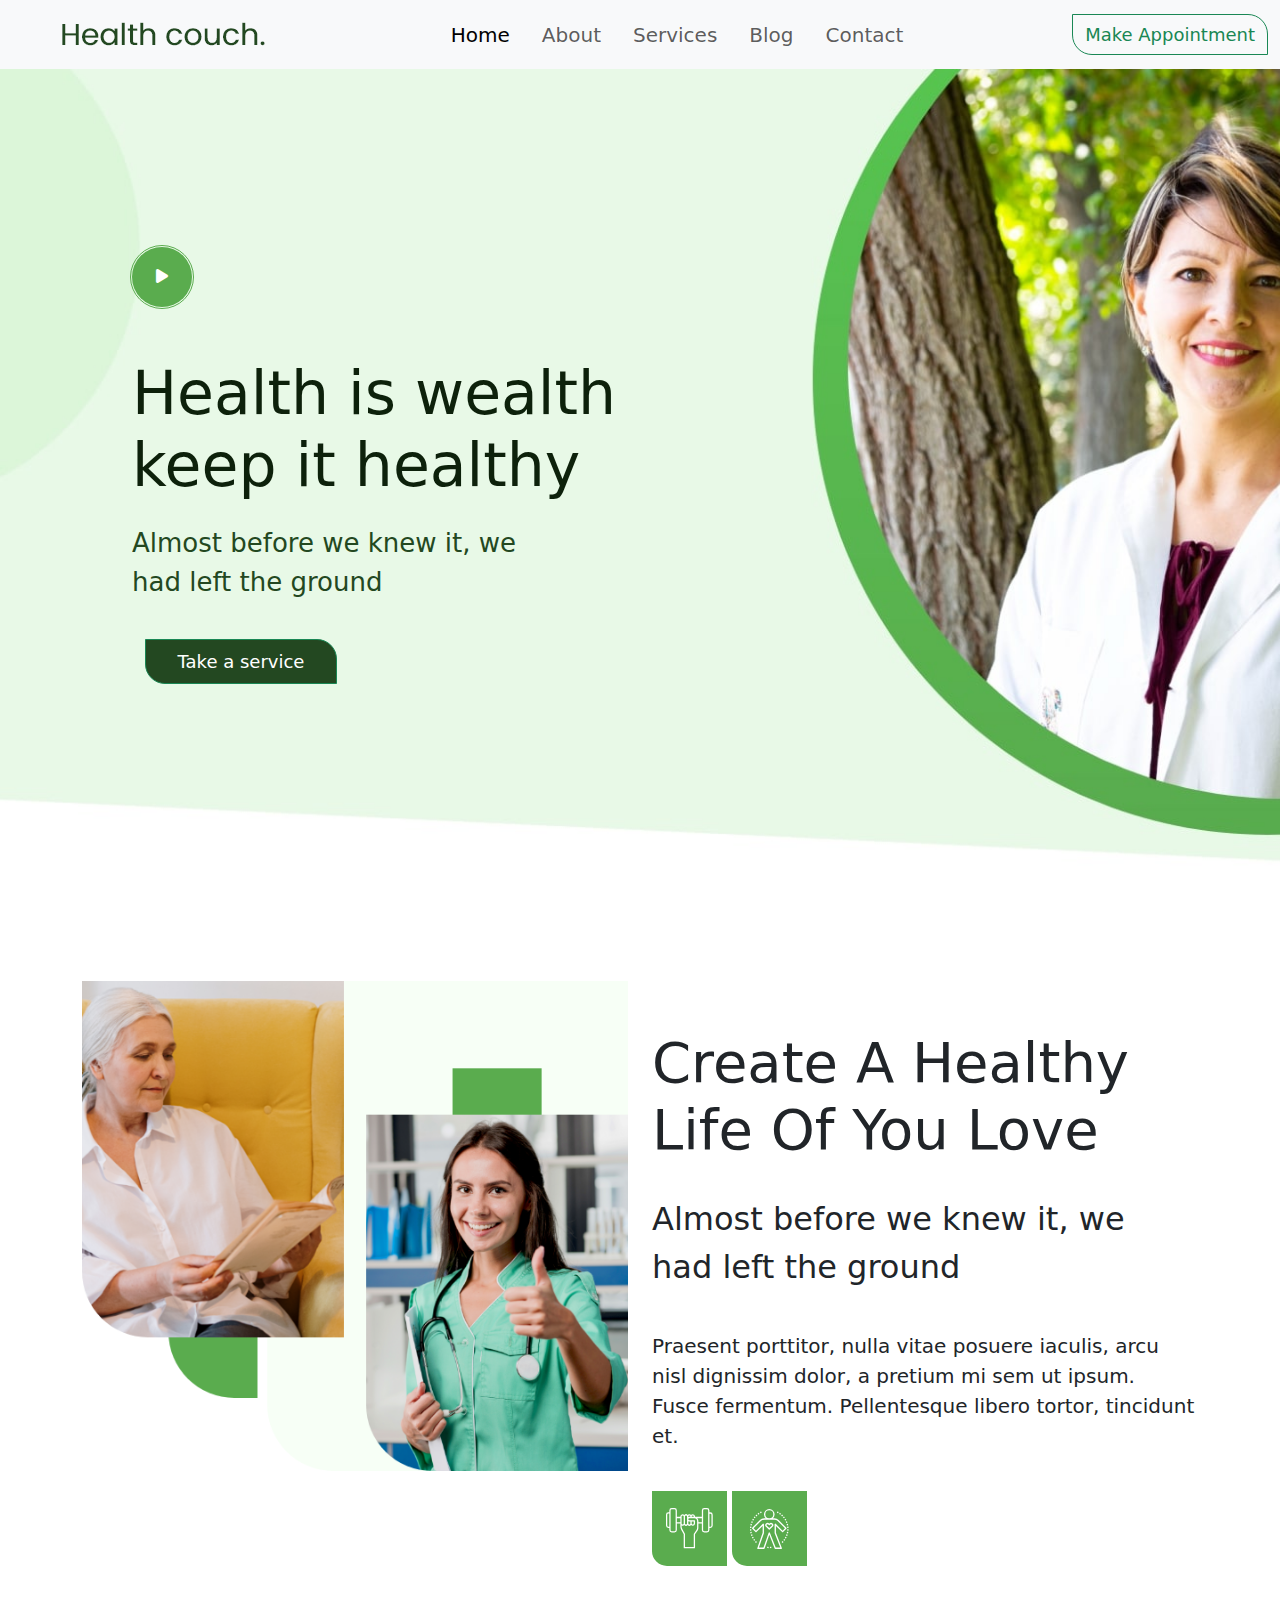
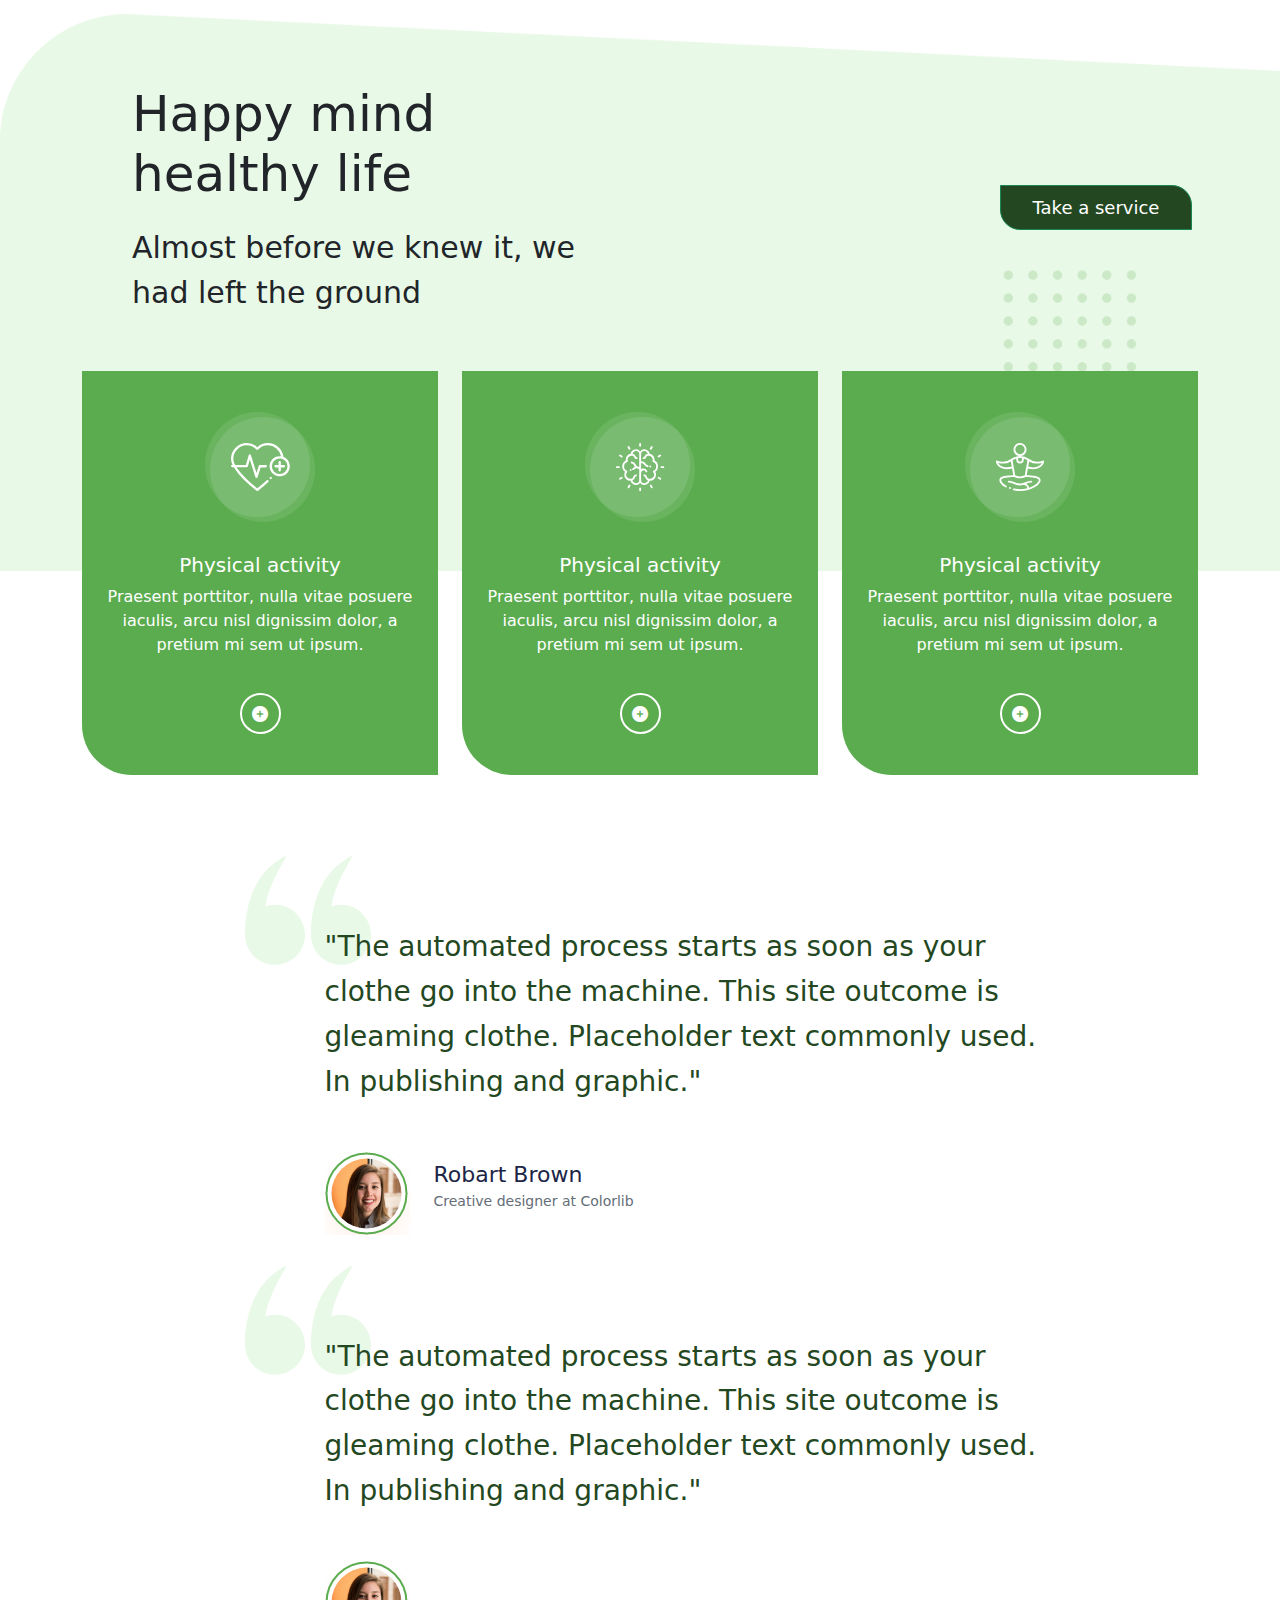
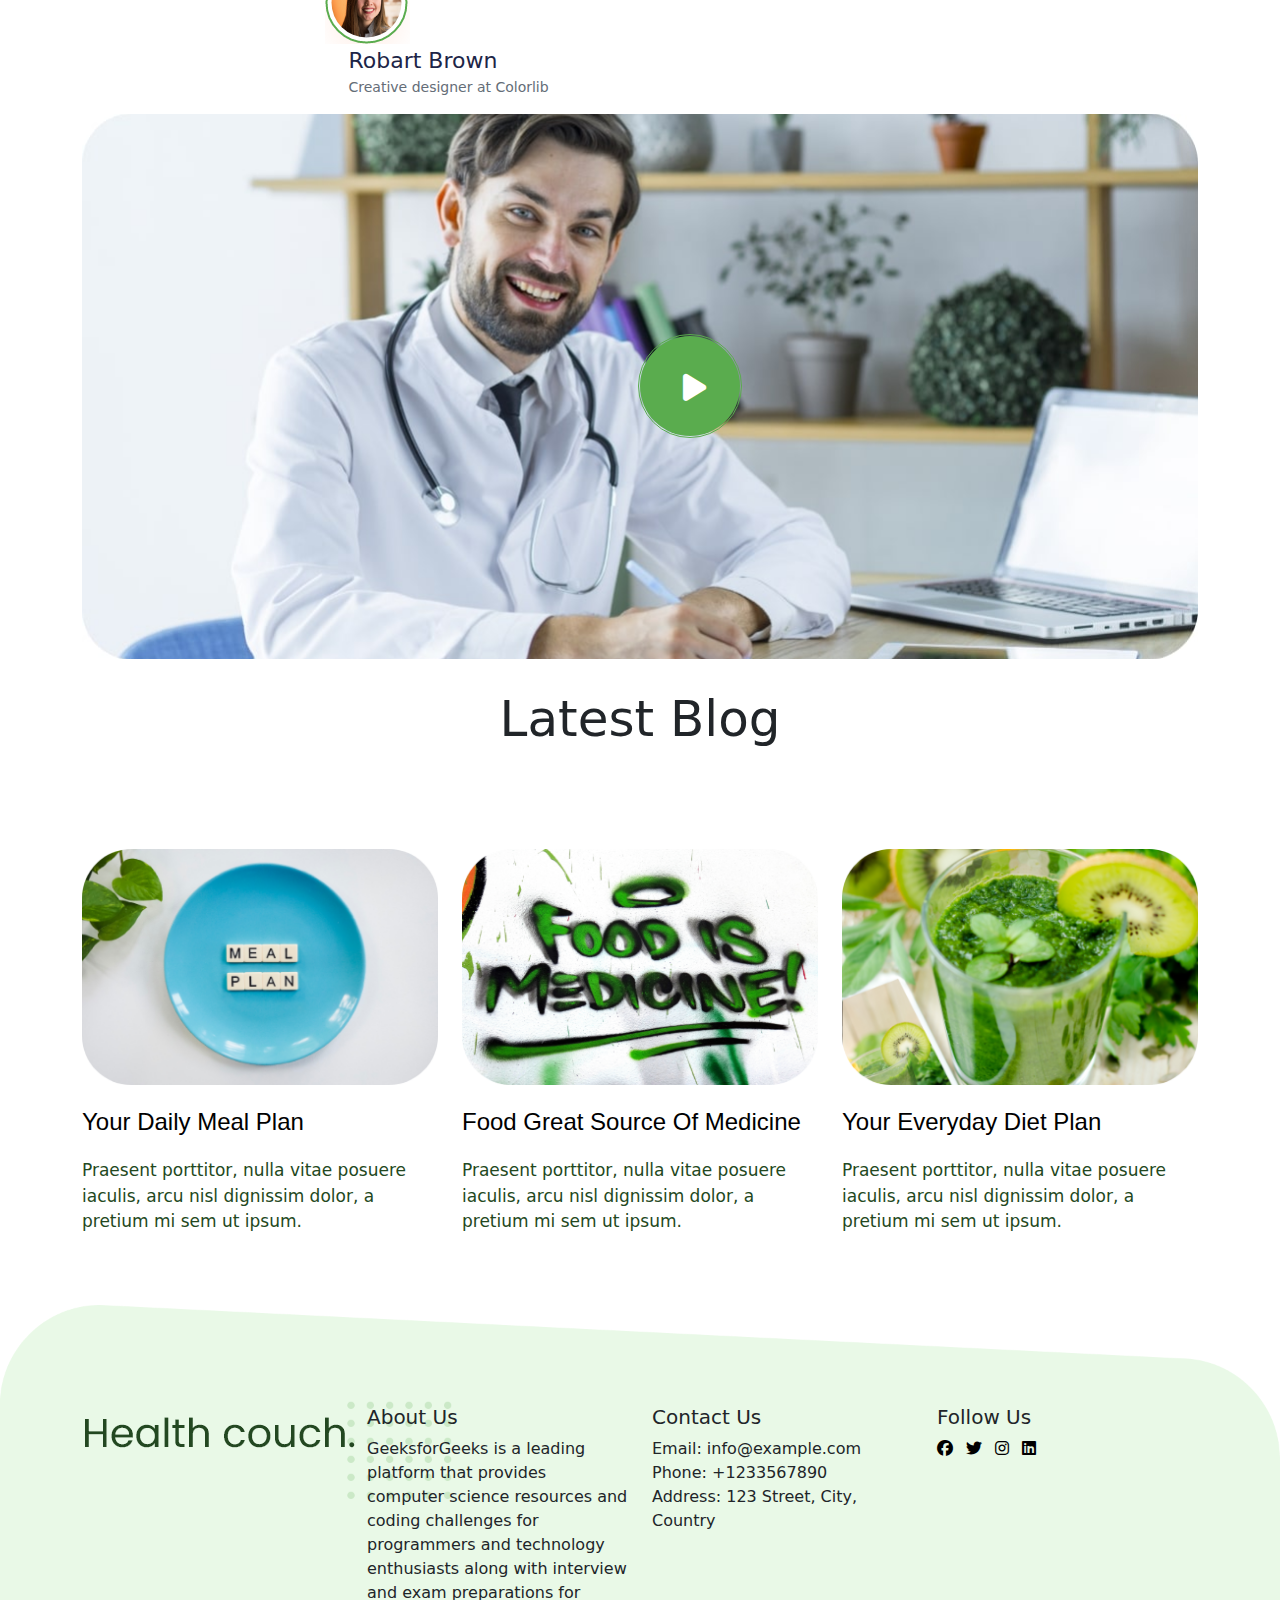
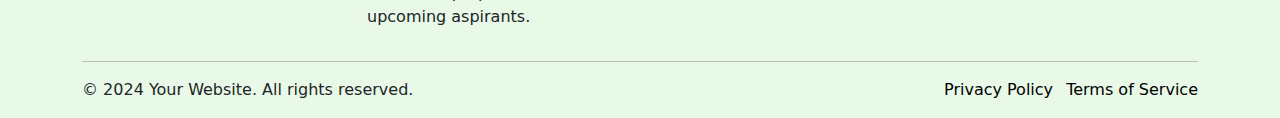
<file: index.html>
<!DOCTYPE html>
<html lang="en">
  <head>
    <meta charset="UTF-8" />
    <meta name="viewport" content="width=device-width, initial-scale=1.0" />
    <title>Document</title>

    <link
      href="https://cdn.jsdelivr.net/npm/bootstrap@5.3.3/dist/css/bootstrap.min.css"
      rel="stylesheet"
      integrity="sha384-QWTKZyjpPEjISv5WaRU9OFeRpok6YctnYmDr5pNlyT2bRjXh0JMhjY6hW+ALEwIH"
      crossorigin="anonymous"
    />

    <link
      rel="stylesheet"
      href="https://cdnjs.cloudflare.com/ajax/libs/font-awesome/6.5.2/css/all.min.css"
    />

    <link rel="stylesheet" href="main.css" />
  </head>

  <body>
    <header>
      <nav class="navbar navbar-expand-lg navbar-light bg-light display-block">
        <div class="container-fluid">
          <a class="navbar-brand ms-lg-5" href="./index.html"
            ><img src="img/logo.png" alt="logo"
          /></a>
          <button
            class="navbar-toggler"
            type="button"
            data-bs-toggle="collapse"
            data-bs-target="#navbarSupportedContent"
            aria-controls="navbarSupportedContent"
            aria-expanded="false"
            aria-label="Toggle navigation"
          >
            <span class="navbar-toggler-icon"></span>
          </button>
          <div class="collapse navbar-collapse" id="navbarSupportedContent">
            <ul class="navbar-nav me-auto mb-2 mb-lg-0 mx-auto fs-5">
              <li class="nav-item">
                <a class="nav-link active" aria-current="page" href="./index.html">Home</a>
              </li>
              <li class="nav-item ms-3">
                <a class="nav-link" href="./about.html">About</a>
              </li>

              <li class="nav-item ms-3">
                <a class="nav-link" href="service.html">Services</a>
              </li>
              
              <li class="nav-item ms-3 ">
                <a class="nav-link" href="blog.html"> Blog</a>
              </li>
              
              <li class="nav-item ms-3">
                <a class="nav-link" href="contact.html">Contact</a>
              </li>
            </ul>
            <button class="btn btn-outline-success" type="submit">
              Make Appointment
            </button>
          </div>
        </div>
      </nav>
    </header>

    <div class="slider-area">
      <div class="slider-active dot-style">
        <!-- Slider Single -->
        <div class="single-slider d-flex align-items-center slider-height">
          <div class="container">
            <div class="row align-items-center">
              <div class="col-xl-7 col-lg-8 col-md-10">
                <div class="hero-wrapper">
                  <div class="video-icon">
                    <a
                      class="popup-video btn-icon"
                      href="https://www.youtube.com/watch?v=up68UAfH0d0"
                      data-animation="bounceIn"
                      data-delay=".4s"
                    >
                      <i class="fas fa-play"></i>
                    </a>
                  </div>
                  <div class="hero__caption">
                    <h1 data-animation="fadeInUp" data-delay=".3s">
                      Health is wealth keep it healthy
                    </h1>
                    <p data-animation="fadeInUp" data-delay=".6s">
                      Almost before we knew it, we<br />
                      had left the ground
                    </p>
                    <a href="#" class="btn service-btn align-items-center">
                      <button
                        type="button"
                        class="btn btn-outline-success btn-lg"
                        style="width: 12rem"
                      >
                        Take a service
                      </button>
                    </a>
                  </div>
                </div>
              </div>
            </div>
          </div>
        </div>
        <!-- Slider Single -->
      </div>
    </div>

    <div class="container about">
      <div class="row">
        <div class="col-lg-6 mt-5 img-center">
          <img src="img/about.png" style="width: 100%" alt="about" />
        </div>
        <div class="col-lg-6 mt-5">
          <div class="about-info">
            <h2 class="mt-5">
              Create A Healthy<br />
              Life Of You Love
            </h2>
            <p class="pt-4">
              Almost before we knew it, we<br />had left the ground
            </p>
            <p class="pt-4 fs-5">
              Praesent porttitor, nulla vitae posuere iaculis, arcu nisl
              dignissim dolor, a pretium mi sem ut ipsum. Fusce fermentum.
              Pellentesque libero tortor, tincidunt et.
            </p>
            <div class="about-icon pt-4">
              <img src="img/about1.svg" alt="about1" />
              <img src="img/about2.svg" alt="about2" />
            </div>
          </div>
        </div>
      </div>
    </div>

    <section class="service-section service-box">
      <div class="container">
        <div class="Service-content-wrapper">
          <div class="row align-items-center justify-content-between">
            <div class="col-xl-7 col-md-8 col-12">
              <div class="column-content">
                <h5>Happy mind <br />healthy life</h5>
                <p>Almost before we knew it, we <br />had left the ground</p>
              </div>
            </div>
            <div class="col-xl-3 col-md-3 col-12">
              <a href="#" class="btn service-btn align-items-center">
                <button
                  type="button"
                  class="btn btn-outline-success btn-lg"
                  style="width: 12rem"
                >
                  Take a service
                </button>
              </a>
            </div>
          </div>
        </div>
      </div>
    </section>

    <div class="service-area">
      <div class="container">
        <div class="row">
          <div class="col-lg-4 col-md-6 col-12">
            <div class="single-cat text-center mb-50">
              <div class="cat-icon">
                <img src="./img/services1.svg" alt="service1" />
              </div>
              <div class="cat-cap mt-3">
                <a href="#"><h5>Physical activity</h5></a>
                <p>
                  Praesent porttitor, nulla vitae posuere <br />
                  iaculis, arcu nisl dignissim dolor, a <br />pretium mi sem ut
                  ipsum.
                </p>
                <a href="#" class="plus-btn"
                  ><i class="fa-solid fa-circle-plus"></i
                ></a>
              </div>
            </div>
          </div>

          <div class="col-lg-4 col-md-6 col-12">
            <div class="single-cat text-center mb-50">
              <div class="cat-icon">
                <img src="./img/services2.svg" alt="service1" />
              </div>
              <div class="cat-cap">
                <a href="#"><h5>Physical activity</h5></a>
                <p>
                  Praesent porttitor, nulla vitae posuere <br />
                  iaculis, arcu nisl dignissim dolor, a <br />pretium mi sem ut
                  ipsum.
                </p>
                <a href="#" class="plus-btn"
                  ><i class="fa-solid fa-circle-plus"></i
                ></a>
              </div>
            </div>
          </div>

          <div class="col-lg-4 col-md-6 col-12">
            <div class="single-cat text-center mb-50">
              <div class="cat-icon">
                <img src="./img/services3.svg" alt="service1" />
              </div>
              <div class="cat-cap mt-3">
                <a href="#"><h5>Physical activity</h5></a>
                <p>
                  Praesent porttitor, nulla vitae posuere <br />
                  iaculis, arcu nisl dignissim dolor, a <br />pretium mi sem ut
                  ipsum.
                </p>
                <a href="#" class="plus-btn"
                  ><i class="fa-solid fa-circle-plus"></i
                ></a>
              </div>
            </div>
          </div>
        </div>
      </div>
    </div>

    <section class="testimonial-area testimonial-padding fix">
      <div class="container">
        <div class="row align-items-center justify-content-center">
          <div class="col-lg-9">
            <div class="about-caption">
              <div class="h1-testimonial-active dot-style">
                <!-- Single Testimonial -->
                <div class="single-testimonial position-relative">
                  <div class="testimonial-caption">
                    <img
                      src="./img/quotes-sign.png"
                      class="quotes-sign"
                      alt=""
                    />
                    <p>
                      "The automated process starts as soon as your clothe go
                      into the machine. This site outcome is gleaming clothe.
                      Placeholder text commonly used. In publishing and
                      graphic."
                    </p>
                  </div>
                  <!-- founder -->
                  <div class="testimonial-founder d-flex align-items-center">
                    <div class="founder-image">
                      <img src="./img/testimonial.png" alt="" />
                    </div>

                    <div class="founder-text">
                      <span>Robart Brown</span>
                      <p>Creative designer at Colorlib</p>
                    </div>
                  </div>
                </div>
                <!-- Single Testimonial -->

                <div class="single-testimonial position-relative">
                  <div class="testimonial-caption">
                    <img
                      src="./img/quotes-sign.png"
                      class="quotes-sign"
                      alt=""
                    />
                    <p>
                      "The automated process starts as soon as your clothe go
                      into the machine. This site outcome is gleaming clothe.
                      Placeholder text commonly used. In publishing and
                      graphic."
                    </p>
                  </div>
                  <!-- founder -->
                  <div class="testimonial-founder">
                    <div class="founder-image">
                      <img src="./img/testimonial.png" alt="" />
                    </div>

                    <div class="founder-text">
                      <span>Robart Brown</span>
                      <p>Creative designer at Colorlib</p>
                    </div>
                  </div>
                </div>
              </div>
            </div>
          </div>
        </div>
      </div>
    </section>


    <div class="container">
      <div class="video-area d-flex align-items-center">
        <div class="video-wrap position-relative">
            <div class="video-icon">
                  <a href="https://www.youtube.com/watch?v=up68UAfH0d0" class="popup-video btn-icon"><i class="fas fa-play"></i></a>
            </div>
        </div>
      </div>
    </div>

    <section class="home-blog-area section-padding30">
      <div class="container">
        <div class="row justify-content-center">
          <div class="col-lg-7 col-md-9 col-10">
            <div class="section-title text-center mb100">
              <h2>Latest Blog</h2>
            </div>
          </div>
        </div>

        <div class="row align-items-center">
            <div class="col-lg-4 col-md-6 col-12">
              <div class="home-blog-single mb-40">
                <div class="blog-img-cap">
                  <div class="blog-img">
                    <img src="./img/blog1.png" alt="blog1">
                  </div>
                  <div class="blog-cap">
                    <h3><a href="#">Your Daily Meal Plan</a></h3>
                    <p>Praesent porttitor, nulla vitae posuere iaculis, arcu nisl dignissim dolor, a pretium mi sem ut ipsum.</p>
                  </div>
                </div>
              </div>

            </div>

            <div class="col-lg-4 col-md-6 col-12">
              <div class="home-blog-single mb-40">
                <div class="blog-img-cap">
                  <div class="blog-img">
                    <img src="./img/blog2.png" alt="blog1">
                  </div>
                  <div class="blog-cap">
                    <h3><a href="#">Food Great Source Of Medicine</a></h3>
                    <p>Praesent porttitor, nulla vitae posuere iaculis, arcu nisl dignissim dolor, a pretium mi sem ut ipsum.</p>
                  </div>
                </div>
              </div>

            </div>

            <div class="col-lg-4 col-md-6 col-12">
              <div class="home-blog-single mb-40">
                <div class="blog-img-cap">
                  <div class="blog-img">
                    <img src="./img/blog3.png" alt="blog1">
                  </div>
                  <div class="blog-cap">
                    <h3><a href="#">Your Everyday Diet Plan</a></h3>
                    <p>Praesent porttitor, nulla vitae posuere iaculis, arcu nisl dignissim dolor, a pretium mi sem ut ipsum.</p>
                  </div>
                </div>
              </div>

            </div>

        </div>
      </div>
    </section>

    

  <!-- footer area -->


  <footer class="footer"> 
    <div class="container"> 
        <div class="row"> 
            <div class="col-lg-3 col-md-5"> 
              <div class="footer-logo">
                <img src="img/logo2_footer.png" alt="">
              </div>
              
            </div> 
            <div class="col-md-3"> 
                <h5>About Us</h5> 
                <p> 
                    GeeksforGeeks is a leading platform that provides 
                    computer science resources and coding challenges for 
                    programmers and technology enthusiasts along with 
                    interview and exam preparations for upcoming aspirants. 
                </p> 
            </div> 
            <div class="col-md-3"> 
                <h5>Contact Us</h5> 
                <ul class="list-unstyled"> 
                    <li>Email: info@example.com</li> 
                    <li>Phone: +1233567890</li> 
                    <li>Address: 123 Street, City, Country</li> 
                </ul> 
            </div> 
            <div class="col-md-3"> 
                <h5>Follow Us</h5> 
                <ul class="list-inline footer-links"> 
                    <li class="list-inline-item"> 
                      <a href="#"> 
                            <i class="fab fa-facebook"></i> 
                      </a> 
                      </li> 
                    <li class="list-inline-item"> 
                      <a href="#"> 
                            <i class="fab fa-twitter"></i> 
                      </a> 
                    </li> 
                    <li class="list-inline-item"> 
                      <a href="#"> 
                            <i class="fab fa-instagram"></i> 
                      </a> 
                    </li> 
                    <li class="list-inline-item"> 
                      <a href="#"> 
                            <i class="fab fa-linkedin"></i> 
                      </a> 
                    </li> 
                </ul> 
            </div> 
        </div> 
        <hr> 
        <div class="row"> 
            <div class="col-md-6"> 
                <p>© 2024 Your Website. All rights reserved.</p> 
            </div> 
            <div class="col-md-6 text-end footer-bottomarea"> 
                <ul class="list-inline footer-links"> 
                    <li class="list-inline-item"> 
                        <a href="#"> 
                            Privacy Policy 
                        </a> 
                    </li> 
                    <li class="list-inline-item"> 
                        <a href="#"> 
                            Terms of Service 
                        </a> 
                    </li> 
                </ul> 
            </div> 
        </div> 
    </div> 
</footer> 

    


  </body>
</html>
</file>
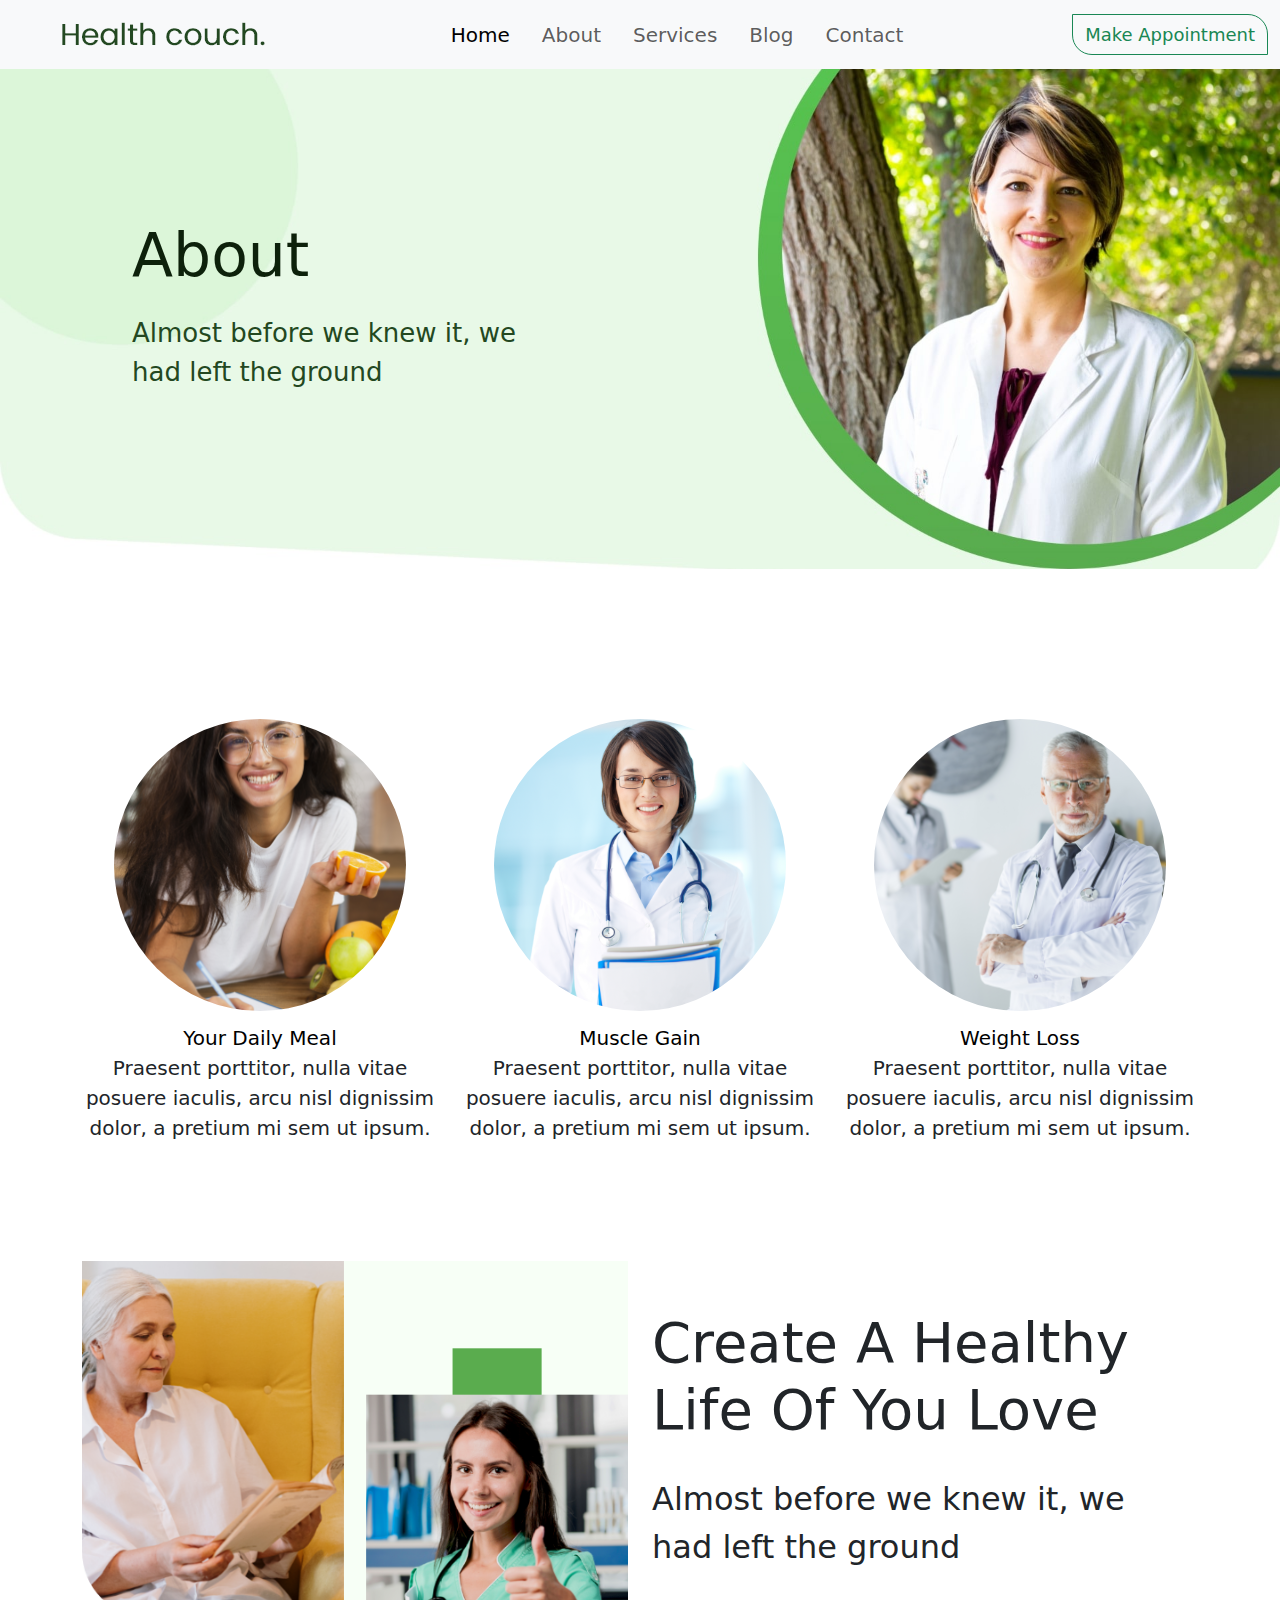
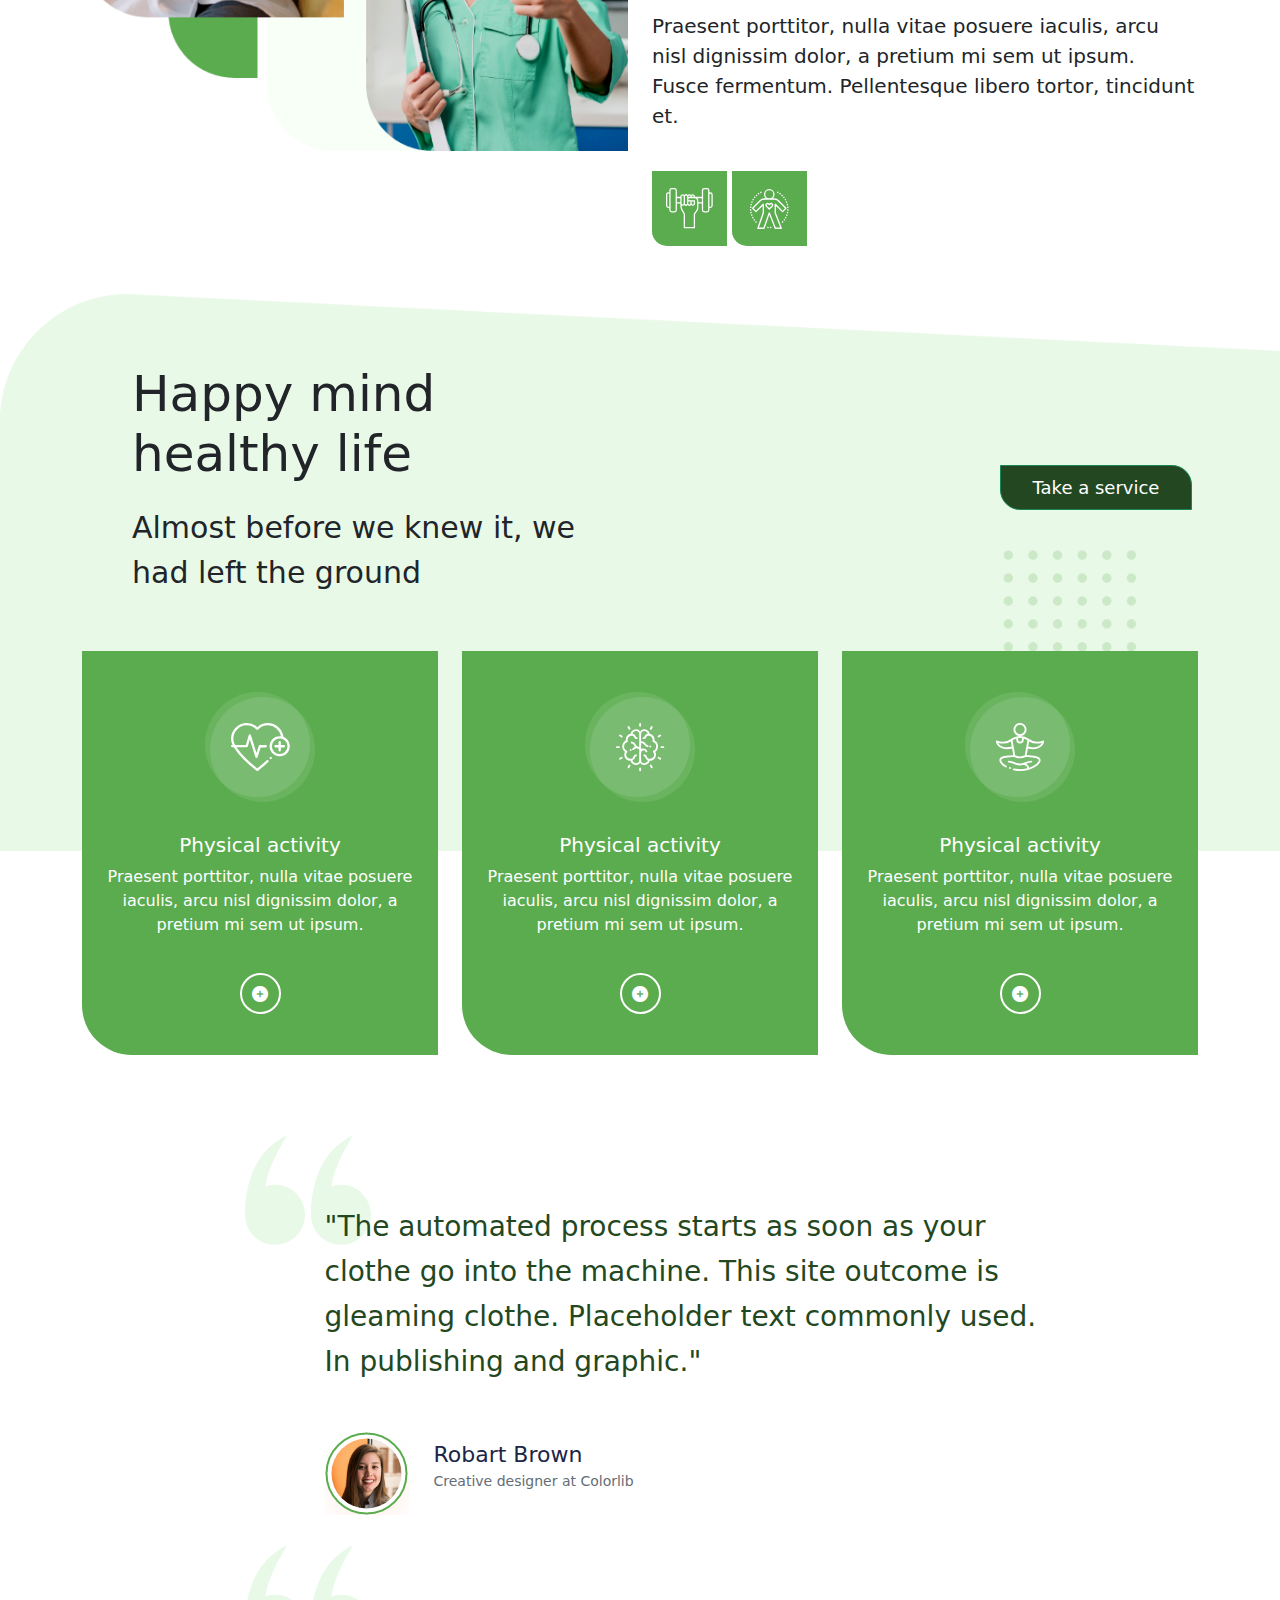
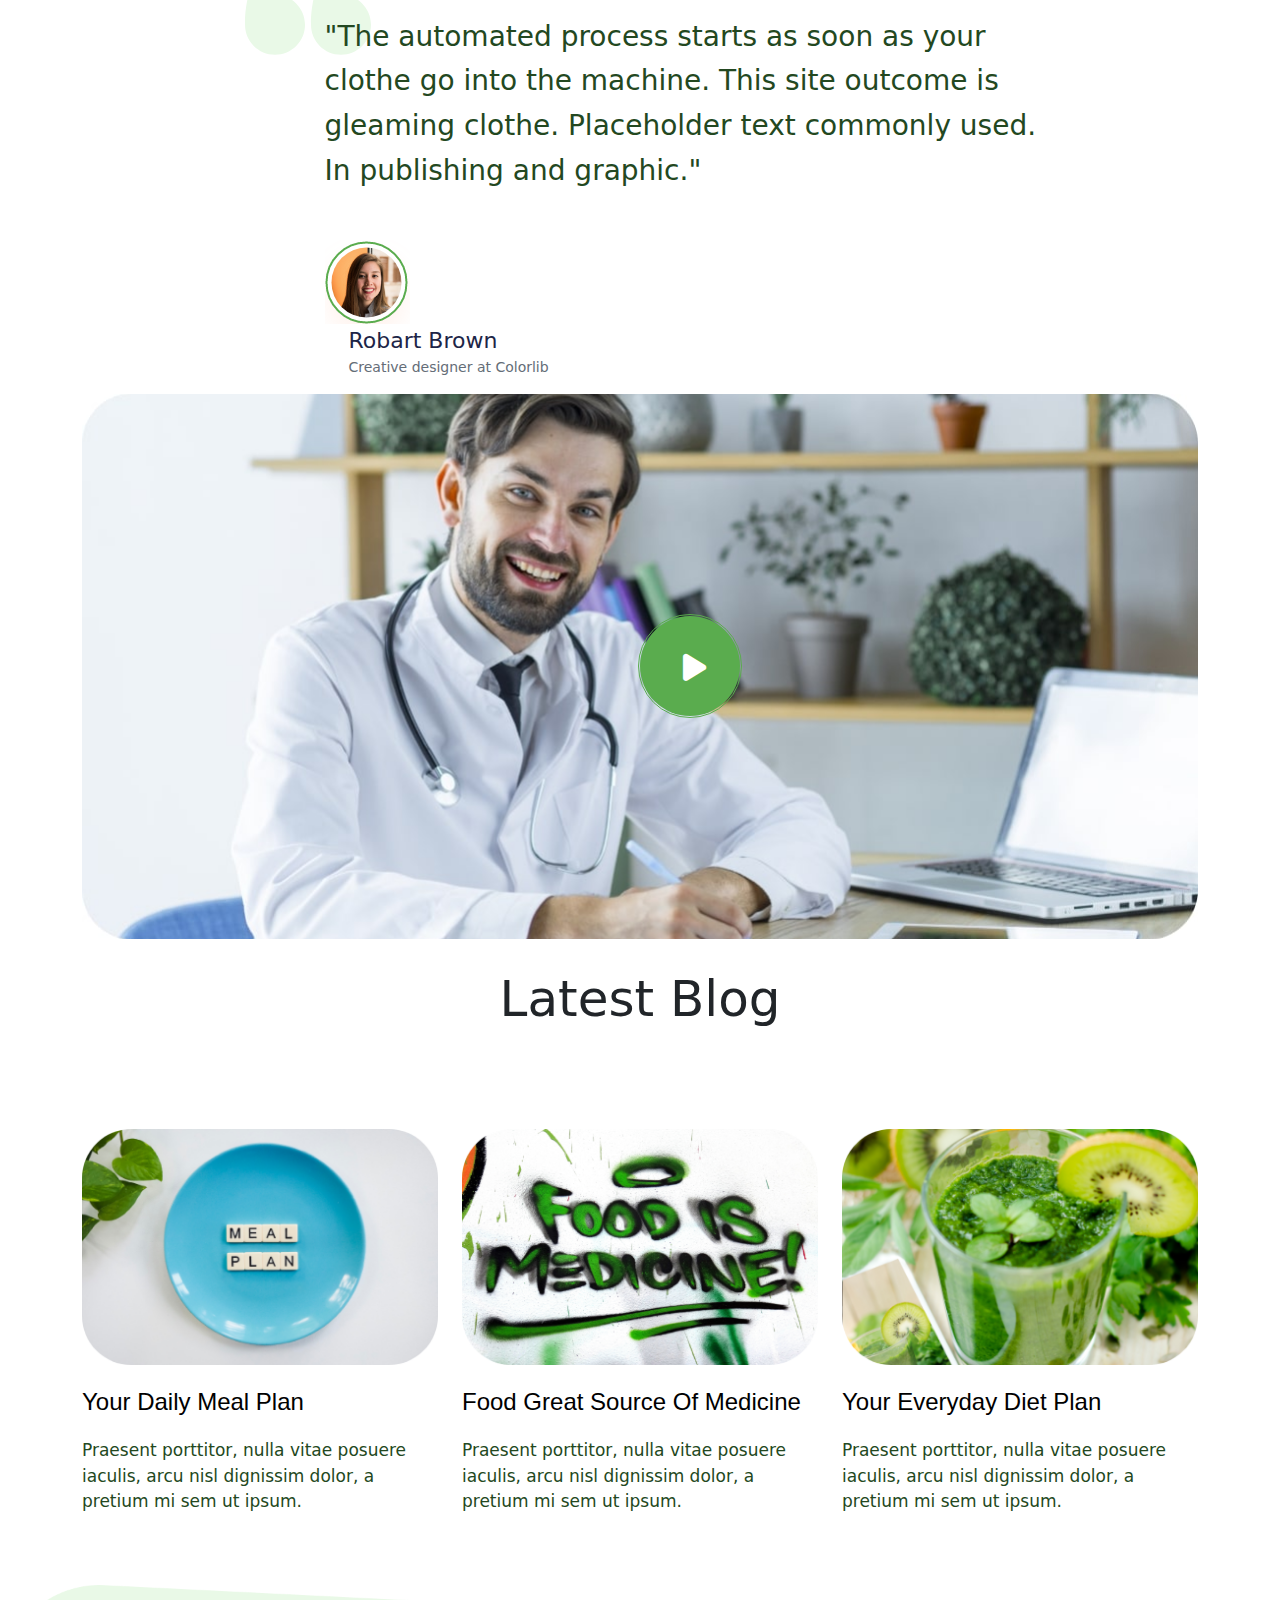
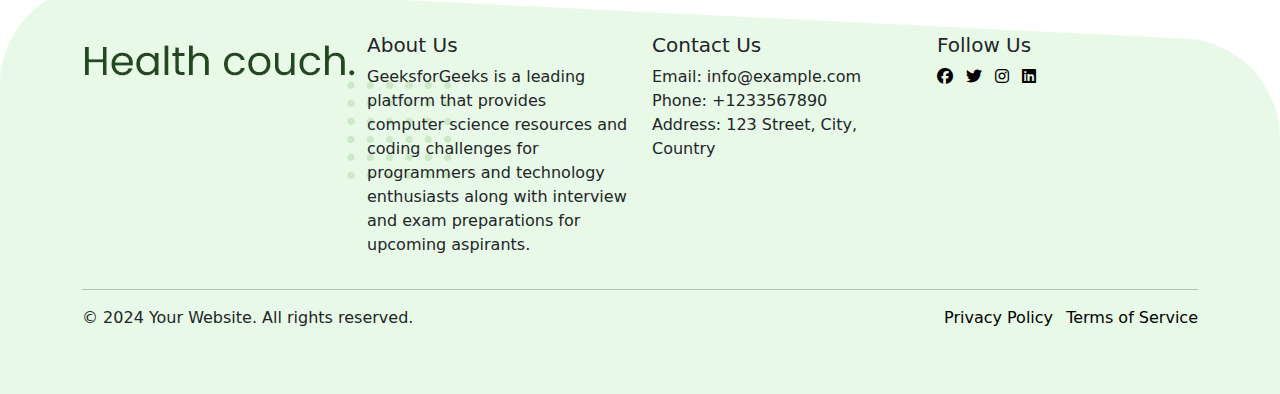
<file: about.html>
<!DOCTYPE html>
<html lang="en">
<head>
    <meta charset="UTF-8">
    <meta name="viewport" content="width=device-width, initial-scale=1.0">
    <title>Document</title>

    <link
      href="https://cdn.jsdelivr.net/npm/bootstrap@5.3.3/dist/css/bootstrap.min.css"
      rel="stylesheet"
      integrity="sha384-QWTKZyjpPEjISv5WaRU9OFeRpok6YctnYmDr5pNlyT2bRjXh0JMhjY6hW+ALEwIH"
      crossorigin="anonymous"
    />

    <link
      rel="stylesheet"
      href="https://cdnjs.cloudflare.com/ajax/libs/font-awesome/6.5.2/css/all.min.css"
    />

    <link rel="stylesheet" href="main.css" />
</head>
<body>
    
    <header>
        <nav class="navbar navbar-expand-lg navbar-light bg-light display-block">
          <div class="container-fluid">
            <a class="navbar-brand ms-lg-5" href="#"><img src="img/logo.png" alt="logo"/></a>
            <button
              class="navbar-toggler"
              type="button"
              data-bs-toggle="collapse"
              data-bs-target="#navbarSupportedContent"
              aria-controls="navbarSupportedContent"
              aria-expanded="false"
              aria-label="Toggle navigation"
            >
              <span class="navbar-toggler-icon"></span>
            </button>
            <div class="collapse navbar-collapse" id="navbarSupportedContent">
              <ul class="navbar-nav me-auto mb-2 mb-lg-0 mx-auto fs-5">
                <li class="nav-item">
                  <a class="nav-link active" aria-current="page" href="./index.html">Home</a>
                </li>
                <li class="nav-item ms-3">
                  <a class="nav-link" href="./about.html">About</a>
                </li>

                <li class="nav-item ms-3">
                  <a class="nav-link" href="service.html">Services</a>
                </li>

                <li class="nav-item ms-3">
                  <a class="nav-link" href="blog.html">Blog</a>
                </li>

                <!-- <li class="nav-item ms-3 dropdown">
                  <a
                    class="nav-link dropdown-toggle"
                    href="#"
                    id="navbarDropdown"
                    role="button"
                    data-bs-toggle="dropdown"
                    aria-expanded="false"
                  >
                    Blog
                  </a>
                  <ul class="dropdown-menu" aria-labelledby="navbarDropdown">
                    <li><a class="dropdown-item" href="#">Blog</a></li>
                    <li><a class="dropdown-item" href="#">Blog Deatails</a></li>
                    <li><a class="dropdown-item" href="#">Elements</a></li>
                  </ul>
                </li> -->
                
                <li class="nav-item ms-3">
                  <a class="nav-link" href="contact.html">Contact</a>
                </li>
              </ul>
              <button class="btn btn-outline-success" type="submit">
                Make Appointment
              </button>
            </div>
          </div>
        </nav>
      </header>

      <!--? Slider Area Start-->
      <div class="slider-area slider-area2">
        <div class="slider-active dot-style">
            <!-- Slider Single -->
            <div class="single-slider  d-flex align-items-center slider-height2">
                <div class="container">
                    <div class="row align-items-center">
                        <div class="col-xl-7 col-lg-8 col-md-10 ">
                         <div class="hero-wrapper">
                            <div class="hero__caption">
                                <h1 data-animation="fadeInUp" data-delay=".3s">About</h1>
                                <p data-animation="fadeInUp" data-delay=".6s">Almost before we knew it, we<br> had left the ground</p>
                            </div>
                        </div>
                    </div>
                </div>
            </div>
        </div>    
    </div>
</div>

    <div class="team-area">
        <div class="container">
            <div class="row">
                <div class="col-lg-4 col-md-6 col-12">
                    <div class="single-cat text-center">
                        <div class="cat-icon">
                            <img src="./img/team1.png" alt="">
                        </div>
                        <div class="cat-cap">
                            <h5><a href="#">Your Daily Meal</a></h5>
                            <p>Praesent porttitor, nulla vitae posuere iaculis, arcu nisl dignissim dolor, a pretium mi sem ut ipsum.</p>
                        </div>
                    </div>
                </div>

                <div class="col-lg-4 col-md-6 col-12">
                    <div class="single-cat text-center">
                        <div class="cat-icon">
                            <img src="./img/team2.png" alt="">
                        </div>
                        <div class="cat-cap">
                            <h5><a href="#">Muscle Gain</a></h5>
                            <p>Praesent porttitor, nulla vitae posuere iaculis, arcu nisl dignissim dolor, a pretium mi sem ut ipsum.</p>
                        </div>
                    </div>
                </div>

                <div class="col-lg-4 col-md-6 col-12">
                    <div class="single-cat text-center">
                        <div class="cat-icon">
                            <img src="./img/team3.png" alt="">
                        </div>
                        <div class="cat-cap">
                            <h5><a href="#">Weight Loss</a></h5>
                            <p>Praesent porttitor, nulla vitae posuere iaculis, arcu nisl dignissim dolor, a pretium mi sem ut ipsum.</p>
                        </div>
                    </div>
                </div>

            </div>
        </div>
    </div>

    <div class="container about">
      <div class="row">
        <div class="col-lg-6 mt-5 img-center">
          <img src="img/about.png" style="width: 100%" alt="about" />
        </div>
        <div class="col-lg-6 mt-5">
          <div class="about-info">
            <h2 class="mt-5">
              Create A Healthy<br />
              Life Of You Love
            </h2>
            <p class="pt-4">
              Almost before we knew it, we<br />had left the ground
            </p>
            <p class="pt-4 fs-5">
              Praesent porttitor, nulla vitae posuere iaculis, arcu nisl
              dignissim dolor, a pretium mi sem ut ipsum. Fusce fermentum.
              Pellentesque libero tortor, tincidunt et.
            </p>
            <div class="about-icon pt-4">
              <img src="img/about1.svg" alt="about1" />
              <img src="img/about2.svg" alt="about2" />
            </div>
          </div>
        </div>
      </div>
    </div>

    <section class="service-section service-box">
      <div class="container">
        <div class="Service-content-wrapper">
          <div class="row align-items-center justify-content-between">
            <div class="col-xl-7 col-md-8 col-12">
              <div class="column-content">
                <h5>Happy mind <br />healthy life</h5>
                <p>Almost before we knew it, we <br />had left the ground</p>
              </div>
            </div>
            <div class="col-xl-3 col-md-3 col-12">
              <a href="#" class="btn service-btn align-items-center">
                <button
                  type="button"
                  class="btn btn-outline-success btn-lg"
                  style="width: 12rem"
                >
                  Take a service
                </button>
              </a>
            </div>
          </div>
        </div>
      </div>
    </section>

    <div class="service-area">
      <div class="container">
        <div class="row">
          <div class="col-lg-4 col-md-6 col-12">
            <div class="single-cat text-center mb-50">
              <div class="cat-icon">
                <img src="./img/services1.svg" alt="service1" />
              </div>
              <div class="cat-cap mt-3">
                <a href="#"><h5>Physical activity</h5></a>
                <p>
                  Praesent porttitor, nulla vitae posuere <br />
                  iaculis, arcu nisl dignissim dolor, a <br />pretium mi sem ut
                  ipsum.
                </p>
                <a href="#" class="plus-btn"
                  ><i class="fa-solid fa-circle-plus"></i
                ></a>
              </div>
            </div>
          </div>

          <div class="col-lg-4 col-md-6 col-12">
            <div class="single-cat text-center mb-50">
              <div class="cat-icon">
                <img src="./img/services2.svg" alt="service1" />
              </div>
              <div class="cat-cap">
                <a href="#"><h5>Physical activity</h5></a>
                <p>
                  Praesent porttitor, nulla vitae posuere <br />
                  iaculis, arcu nisl dignissim dolor, a <br />pretium mi sem ut
                  ipsum.
                </p>
                <a href="#" class="plus-btn"
                  ><i class="fa-solid fa-circle-plus"></i
                ></a>
              </div>
            </div>
          </div>

          <div class="col-lg-4 col-md-6 col-12">
            <div class="single-cat text-center mb-50">
              <div class="cat-icon">
                <img src="./img/services3.svg" alt="service1" />
              </div>
              <div class="cat-cap mt-3">
                <a href="#"><h5>Physical activity</h5></a>
                <p>
                  Praesent porttitor, nulla vitae posuere <br />
                  iaculis, arcu nisl dignissim dolor, a <br />pretium mi sem ut
                  ipsum.
                </p>
                <a href="#" class="plus-btn"
                  ><i class="fa-solid fa-circle-plus"></i
                ></a>
              </div>
            </div>
          </div>
        </div>
      </div>
    </div>

    <section class="testimonial-area testimonial-padding fix">
      <div class="container">
        <div class="row align-items-center justify-content-center">
          <div class="col-lg-9">
            <div class="about-caption">
              <div class="h1-testimonial-active dot-style">
                <!-- Single Testimonial -->
                <div class="single-testimonial position-relative">
                  <div class="testimonial-caption">
                    <img
                      src="./img/quotes-sign.png"
                      class="quotes-sign"
                      alt=""
                    />
                    <p>
                      "The automated process starts as soon as your clothe go
                      into the machine. This site outcome is gleaming clothe.
                      Placeholder text commonly used. In publishing and
                      graphic."
                    </p>
                  </div>
                  <!-- founder -->
                  <div class="testimonial-founder d-flex align-items-center">
                    <div class="founder-image">
                      <img src="./img/testimonial.png" alt="" />
                    </div>

                    <div class="founder-text">
                      <span>Robart Brown</span>
                      <p>Creative designer at Colorlib</p>
                    </div>
                  </div>
                </div>
                <!-- Single Testimonial -->

                <div class="single-testimonial position-relative">
                  <div class="testimonial-caption">
                    <img
                      src="./img/quotes-sign.png"
                      class="quotes-sign"
                      alt=""
                    />
                    <p>
                      "The automated process starts as soon as your clothe go
                      into the machine. This site outcome is gleaming clothe.
                      Placeholder text commonly used. In publishing and
                      graphic."
                    </p>
                  </div>
                  <!-- founder -->
                  <div class="testimonial-founder">
                    <div class="founder-image">
                      <img src="./img/testimonial.png" alt="" />
                    </div>

                    <div class="founder-text">
                      <span>Robart Brown</span>
                      <p>Creative designer at Colorlib</p>
                    </div>
                  </div>
                </div>
              </div>
            </div>
          </div>
        </div>
      </div>
    </section>


    <div class="container">
      <div class="video-area d-flex align-items-center">
        <div class="video-wrap position-relative">
            <div class="video-icon">
                  <a href="https://www.youtube.com/watch?v=up68UAfH0d0" class="popup-video btn-icon"><i class="fas fa-play"></i></a>
            </div>
        </div>
      </div>
    </div>

    <section class="home-blog-area section-padding30">
      <div class="container">
        <div class="row justify-content-center">
          <div class="col-lg-7 col-md-9 col-10">
            <div class="section-title text-center mb100">
              <h2>Latest Blog</h2>
            </div>
          </div>
        </div>

        <div class="row align-items-center">
            <div class="col-lg-4 col-md-6 col-12">
              <div class="home-blog-single mb-40">
                <div class="blog-img-cap">
                  <div class="blog-img">
                    <img src="./img/blog1.png" alt="blog1">
                  </div>
                  <div class="blog-cap">
                    <h3><a href="#">Your Daily Meal Plan</a></h3>
                    <p>Praesent porttitor, nulla vitae posuere iaculis, arcu nisl dignissim dolor, a pretium mi sem ut ipsum.</p>
                  </div>
                </div>
              </div>

            </div>

            <div class="col-lg-4 col-md-6 col-12">
              <div class="home-blog-single mb-40">
                <div class="blog-img-cap">
                  <div class="blog-img">
                    <img src="./img/blog2.png" alt="blog1">
                  </div>
                  <div class="blog-cap">
                    <h3><a href="#">Food Great Source Of Medicine</a></h3>
                    <p>Praesent porttitor, nulla vitae posuere iaculis, arcu nisl dignissim dolor, a pretium mi sem ut ipsum.</p>
                  </div>
                </div>
              </div>

            </div>

            <div class="col-lg-4 col-md-6 col-12">
              <div class="home-blog-single mb-40">
                <div class="blog-img-cap">
                  <div class="blog-img">
                    <img src="./img/blog3.png" alt="blog1">
                  </div>
                  <div class="blog-cap">
                    <h3><a href="#">Your Everyday Diet Plan</a></h3>
                    <p>Praesent porttitor, nulla vitae posuere iaculis, arcu nisl dignissim dolor, a pretium mi sem ut ipsum.</p>
                  </div>
                </div>
              </div>

            </div>

        </div>
      </div>
    </section>

    

  <!-- footer area -->


  <footer class="footer p-5"> 
    <div class="container"> 
        <div class="row"> 
            <div class="col-md-3"> 
              <div class="footer-logo">
                <img src="img/logo2_footer.png" alt="">
              </div>
              
            </div> 
            <div class="col-md-3"> 
                <h5>About Us</h5> 
                <p> 
                    GeeksforGeeks is a leading platform that provides 
                    computer science resources and coding challenges for 
                    programmers and technology enthusiasts along with 
                    interview and exam preparations for upcoming aspirants. 
                </p> 
            </div> 
            <div class="col-md-3"> 
                <h5>Contact Us</h5> 
                <ul class="list-unstyled"> 
                    <li>Email: info@example.com</li> 
                    <li>Phone: +1233567890</li> 
                    <li>Address: 123 Street, City, Country</li> 
                </ul> 
            </div> 
            <div class="col-md-3"> 
                <h5>Follow Us</h5> 
                <ul class="list-inline footer-links"> 
                    <li class="list-inline-item"> 
                      <a href="#"> 
                            <i class="fab fa-facebook"></i> 
                      </a> 
                      </li> 
                    <li class="list-inline-item"> 
                      <a href="#"> 
                            <i class="fab fa-twitter"></i> 
                      </a> 
                    </li> 
                    <li class="list-inline-item"> 
                      <a href="#"> 
                            <i class="fab fa-instagram"></i> 
                      </a> 
                    </li> 
                    <li class="list-inline-item"> 
                      <a href="#"> 
                            <i class="fab fa-linkedin"></i> 
                      </a> 
                    </li> 
                </ul> 
            </div> 
        </div> 
        <hr> 
        <div class="row"> 
            <div class="col-md-6"> 
                <p>© 2024 Your Website. All rights reserved.</p> 
            </div> 
            <div class="col-md-6 text-end footer-bottomarea"> 
                <ul class="list-inline footer-links"> 
                    <li class="list-inline-item"> 
                        <a href="#"> 
                            Privacy Policy 
                        </a> 
                    </li> 
                    <li class="list-inline-item"> 
                        <a href="#"> 
                            Terms of Service 
                        </a> 
                    </li> 
                </ul> 
            </div> 
        </div> 
    </div> 
</footer> 

  


</body>
</html>
</file>
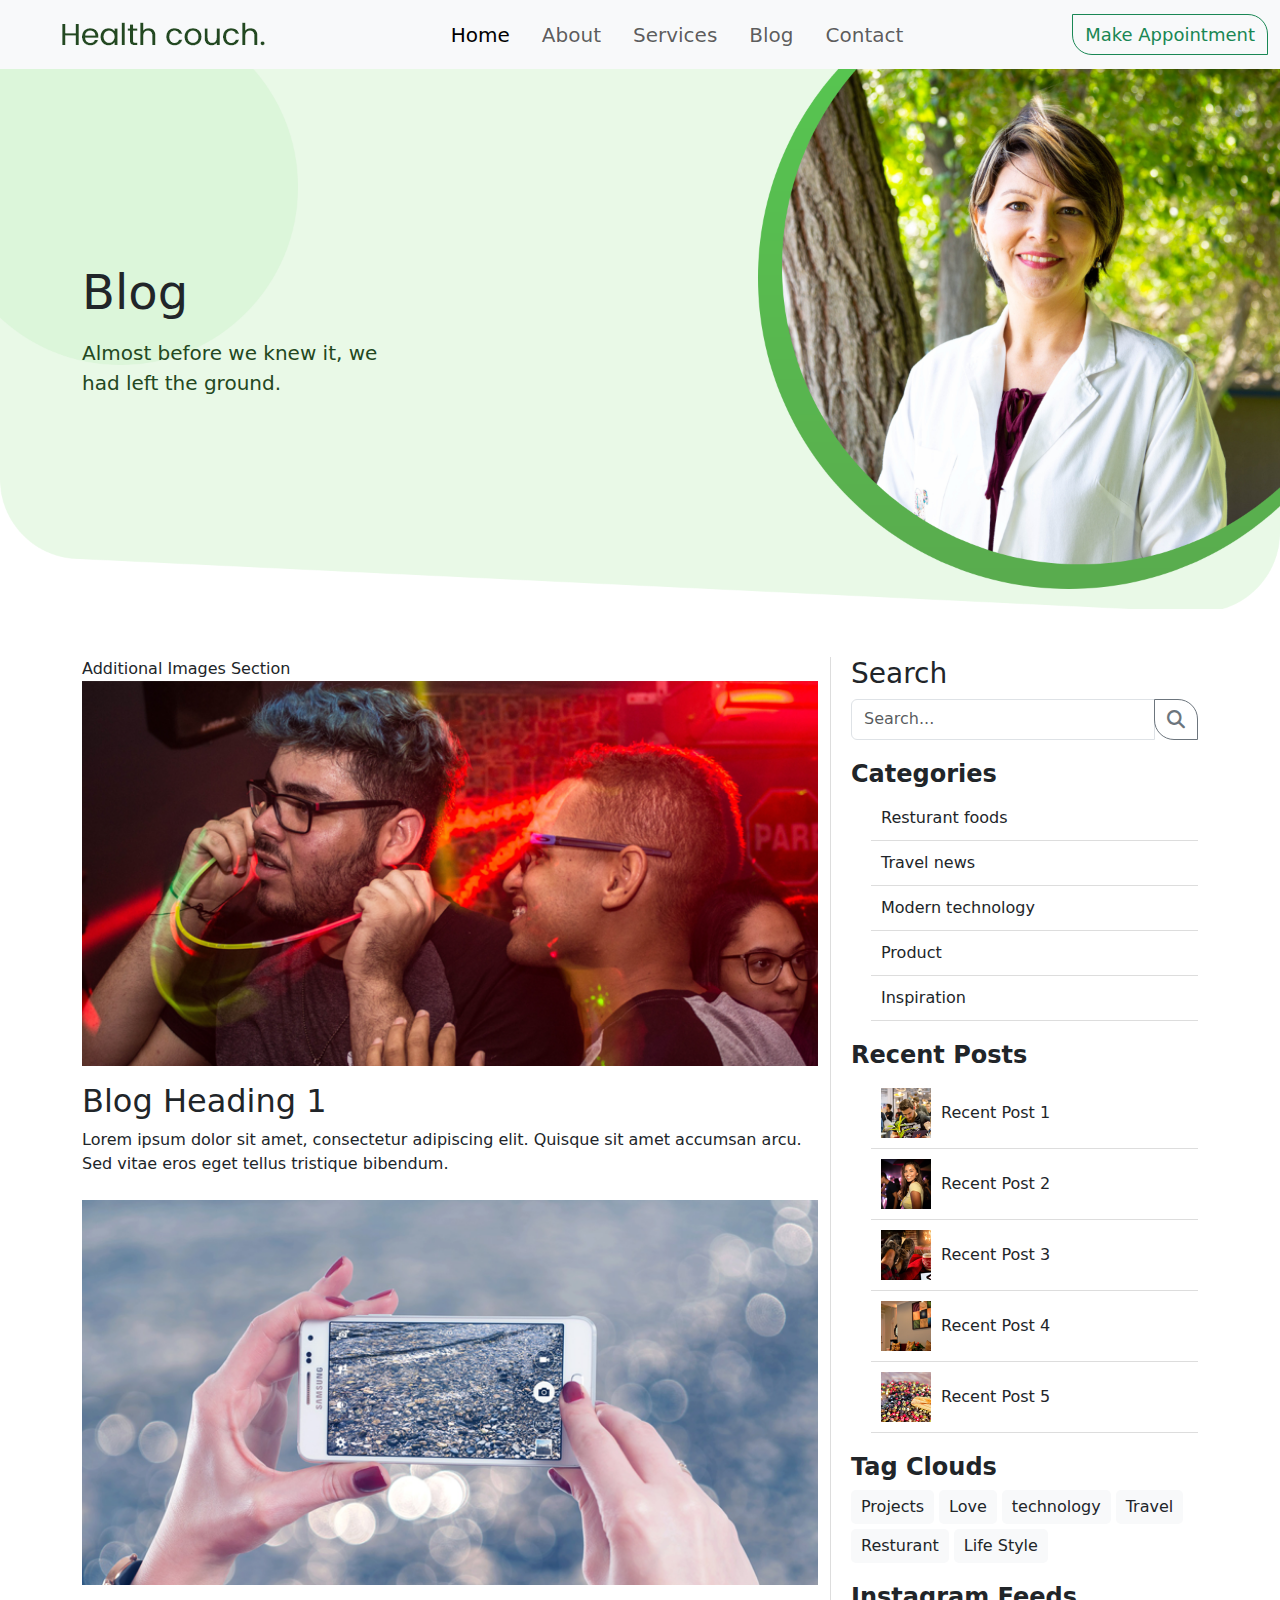
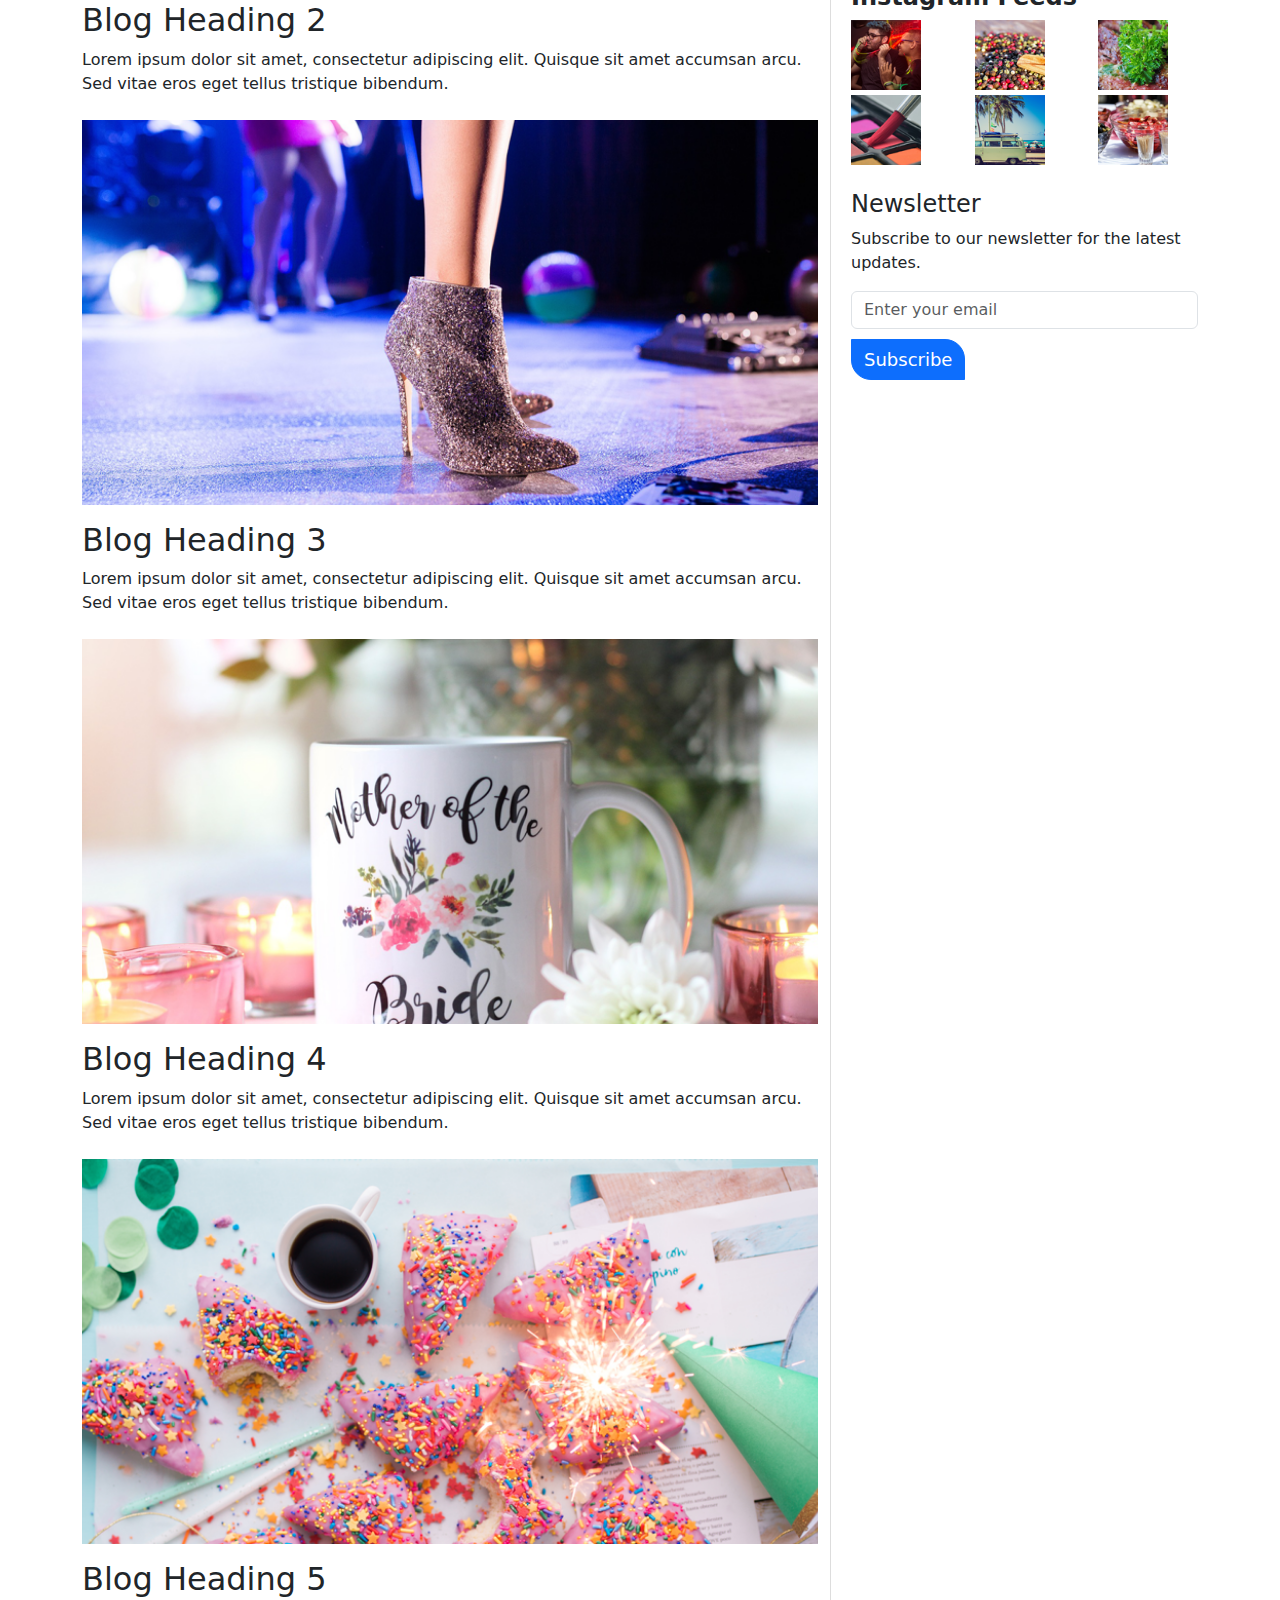
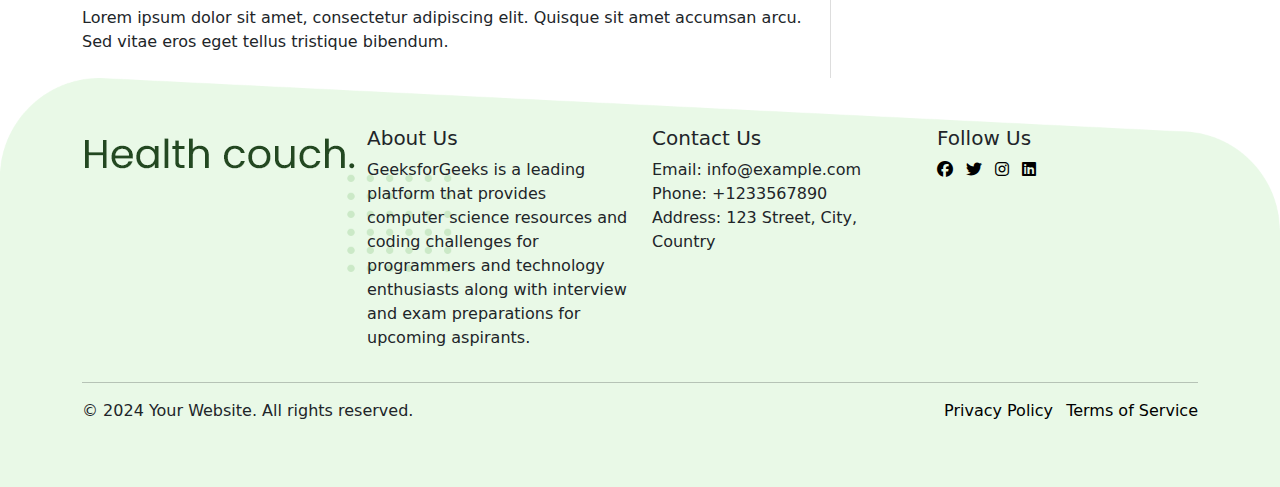
<file: blog.html>
<!DOCTYPE html>
<html lang="en">
<head>
    <meta charset="UTF-8">
    <meta name="viewport" content="width=device-width, initial-scale=1.0">
    <title>Blog</title>
    <link
      href="https://cdn.jsdelivr.net/npm/bootstrap@5.3.3/dist/css/bootstrap.min.css"
      rel="stylesheet"
      integrity="sha384-QWTKZyjpPEjISv5WaRU9OFeRpok6YctnYmDr5pNlyT2bRjXh0JMhjY6hW+ALEwIH"
      crossorigin="anonymous"
    />

    <link
      rel="stylesheet"
      href="https://cdnjs.cloudflare.com/ajax/libs/font-awesome/6.5.2/css/all.min.css"
    />

    <link rel="stylesheet" href="main.css" />

</head>
<body>
    <header>
        <nav class="navbar navbar-expand-lg navbar-light bg-light display-block">
          <div class="container-fluid">
            <a class="navbar-brand ms-lg-5" href="#"><img src="img/logo.png" alt="logo"/></a>
            <button
              class="navbar-toggler"
              type="button"
              data-bs-toggle="collapse"
              data-bs-target="#navbarSupportedContent"
              aria-controls="navbarSupportedContent"
              aria-expanded="false"
              aria-label="Toggle navigation"
            >
              <span class="navbar-toggler-icon"></span>
            </button>
            <div class="collapse navbar-collapse" id="navbarSupportedContent">
              <ul class="navbar-nav me-auto mb-2 mb-lg-0 mx-auto fs-5">
                <li class="nav-item">
                  <a class="nav-link active" aria-current="page" href="./index.html">Home</a>
                </li>
                <li class="nav-item ms-3">
                  <a class="nav-link" href="./about.html">About</a>
                </li>
                <li class="nav-item ms-3">
                    <a class="nav-link" href="service.html">Services</a>
                  </li>
                <li class="nav-item ms-3">
                    <a class="nav-link" href="blog.html">Blog</a>
                </li>
                <!-- <li class="nav-item ms-3 dropdown">
                  <a
                    class="nav-link dropdown-toggle"
                    href="#"
                    id="navbarDropdown"
                    role="button"
                    data-bs-toggle="dropdown"
                    aria-expanded="false"
                  >
                    Blog
                  </a>
                  <ul class="dropdown-menu" aria-labelledby="navbarDropdown">
                    <li><a class="dropdown-item" href="#">Blog</a></li>
                    <li><a class="dropdown-item" href="#">Blog Deatails</a></li>
                    <li><a class="dropdown-item" href="#">Elements</a></li>
                  </ul>
                </li> -->
                
                <li class="nav-item ms-3">
                  <a class="nav-link" href="contact.html">Contact</a>
                </li>
              </ul>
              <button class="btn btn-outline-success" type="submit">
                Make Appointment
              </button>
            </div>
          </div>
        </nav>
      </header>




      <div class="banner">
        <div class="container">
            <div class="blog_banner">
            <h1 class="banner-heading">Blog</h1>
            <p class="banner-paragraph">Almost before we knew it, we<br> had left the ground.</p>
            </div>
        </div>
    </div>






   <div class="container mt-5">
    <div class="row">
        <div class="col-md-8">
             Additional Images Section
            <div class="mb-4">
                <img src="img/single_blog_1.png" alt="Blog Image 1" class="post-image img-fluid">
                <h2 class="mt-3">Blog Heading 1</h2>
                <p>Lorem ipsum dolor sit amet, consectetur adipiscing elit. Quisque sit amet accumsan arcu. Sed vitae eros eget tellus tristique bibendum.</p>
            </div>
            <div class="mb-4">
                <img src="img/single_blog_2.png" alt="Blog Image 2" class="post-image img-fluid">
                <h2 class="mt-3">Blog Heading 2</h2>
                <p>Lorem ipsum dolor sit amet, consectetur adipiscing elit. Quisque sit amet accumsan arcu. Sed vitae eros eget tellus tristique bibendum.</p>
            </div>
            <div class="mb-4">
                <img src="img/single_blog_3.png" alt="Blog Image 3" class="post-image img-fluid">
                <h2 class="mt-3">Blog Heading 3</h2>
                <p>Lorem ipsum dolor sit amet, consectetur adipiscing elit. Quisque sit amet accumsan arcu. Sed vitae eros eget tellus tristique bibendum.</p>
            </div>
            <div class="mb-4">
                <img src="img/single_blog_4.png" alt="Blog Image 4" class="post-image img-fluid">
                <h2 class="mt-3">Blog Heading 4</h2>
                <p>Lorem ipsum dolor sit amet, consectetur adipiscing elit. Quisque sit amet accumsan arcu. Sed vitae eros eget tellus tristique bibendum.</p>
            </div>
            <div class="mb-4">
                <img src="img/single_blog_5.png" alt="Blog Image 5" class="post-image img-fluid">
                <h2 class="mt-3">Blog Heading 5</h2>
                <p>Lorem ipsum dolor sit amet, consectetur adipiscing elit. Quisque sit amet accumsan arcu. Sed vitae eros eget tellus tristique bibendum.</p>
            </div>
        </div>
        <div class="col-md-4 sidebar">
            <h3>Search</h3>
            <div class="input-group mb-3">
                <input type="text" class="form-control" placeholder="Search...">
                <div class="input-group-append">
                    <button class="btn btn-outline-secondary" type="button"><i class="fas fa-search"></i></button>
                </div>
            </div>
            <h4 class="category-title">Categories</h4>
            <ul>
                <li class="category-item"><a href="#">Resturant foods</a></li>
                <li class="category-item"><a href="#">Travel news</a></li>
                <li class="category-item"><a href="#">Modern technology</a></li>
                <li class="category-item"><a href="#">Product</a></li>
                <li class="category-item"><a href="#">Inspiration</a></li>
            </ul>
            <h4 class="recent-post-title">Recent Posts</h4>
            <ul>
                <li class="recent-post-item">
                    <img src="img/post_1.png" alt="Recent Post 1">
                    <a href="#">Recent Post 1</a>
                </li>
                <li class="recent-post-item">
                    <img src="img/post_2.png" alt="Recent Post 2">
                    <a href="#">Recent Post 2</a>
                </li>
                <li class="recent-post-item">
                    <img src="img/post_3.png" alt="Recent Post 3">
                    <a href="#">Recent Post 3</a>
                </li>
                <li class="recent-post-item">
                    <img src="img/post_4.png" alt="Recent Post 4">
                    <a href="#">Recent Post 4</a>
                </li>
                <li class="recent-post-item">
                    <img src="img/post_5.png" alt="Recent Post 5">
                    <a href="#">Recent Post 5</a>
                </li>
                
            </ul>
            <h4 class="category-title">Tag Clouds</h4>
            <div class="tag-cloud">
                <a href="#">Projects</a>
                <a href="#">Love</a>
                <a href="#">technology</a>
                <a href="#">Travel</a>
                <a href="#">Resturant</a>
                <a href="#">Life Style</a>
            </div>
            <h4 class="category-title">Instagram Feeds</h4>
            <div class="row instagram-feed">
                <div class="col-4"><img src="img/post_6.png" alt="Instagram 1"></div>
                <div class="col-4"><img src="img/post_5.png" alt="Instagram 2"></div>
                <div class="col-4"><img src="img/post_7.png" alt="Instagram 3"></div>
                <div class="col-4"><img src="img/post_8.png" alt="Instagram 4"></div>
                <div class="col-4"><img src="img/post_9.png" alt="Instagram 5"></div>
                <div class="col-4"><img src="img/post_10.png" alt="Instagram 6"></div>
            </div>
            <div class="newsletter">
                <h4>Newsletter</h4>
                <p>Subscribe to our newsletter for the latest updates.</p>
                <input type="email" class="form-control" placeholder="Enter your email">
                <button class="btn btn-primary btn-block" type="button">Subscribe</button>
            </div>
        </div>
    </div>
</div>



<footer class="footer p-5"> 
    <div class="container"> 
        <div class="row"> 
            <div class="col-md-3"> 
              <div class="footer-logo">
                <img src="img/logo2_footer.png" alt="">
              </div>
              
            </div> 
            <div class="col-md-3"> 
                <h5>About Us</h5> 
                <p> 
                    GeeksforGeeks is a leading platform that provides 
                    computer science resources and coding challenges for 
                    programmers and technology enthusiasts along with 
                    interview and exam preparations for upcoming aspirants. 
                </p> 
            </div> 
            <div class="col-md-3"> 
                <h5>Contact Us</h5> 
                <ul class="list-unstyled"> 
                    <li>Email: info@example.com</li> 
                    <li>Phone: +1233567890</li> 
                    <li>Address: 123 Street, City, Country</li> 
                </ul> 
            </div> 
            <div class="col-md-3"> 
                <h5>Follow Us</h5> 
                <ul class="list-inline footer-links"> 
                    <li class="list-inline-item"> 
                      <a href="#"> 
                            <i class="fab fa-facebook"></i> 
                      </a> 
                      </li> 
                    <li class="list-inline-item"> 
                      <a href="#"> 
                            <i class="fab fa-twitter"></i> 
                      </a> 
                    </li> 
                    <li class="list-inline-item"> 
                      <a href="#"> 
                            <i class="fab fa-instagram"></i> 
                      </a> 
                    </li> 
                    <li class="list-inline-item"> 
                      <a href="#"> 
                            <i class="fab fa-linkedin"></i> 
                      </a> 
                    </li> 
                </ul> 
            </div> 
        </div> 
        <hr> 
        <div class="row"> 
            <div class="col-md-6"> 
                <p>© 2024 Your Website. All rights reserved.</p> 
            </div> 
            <div class="col-md-6 text-end footer-bottomarea"> 
                <ul class="list-inline footer-links"> 
                    <li class="list-inline-item"> 
                        <a href="#"> 
                            Privacy Policy 
                        </a> 
                    </li> 
                    <li class="list-inline-item"> 
                        <a href="#"> 
                            Terms of Service 
                        </a> 
                    </li> 
                </ul> 
            </div> 
        </div> 
    </div> 
</footer> 


    <script src="https://code.jquery.com/jquery-3.5.1.slim.min.js"></script>
    <script src="https://cdn.jsdelivr.net/npm/bootstrap@4.5.2/dist/js/bootstrap.bundle.min.js"></script>

</body>
</html>
</file>
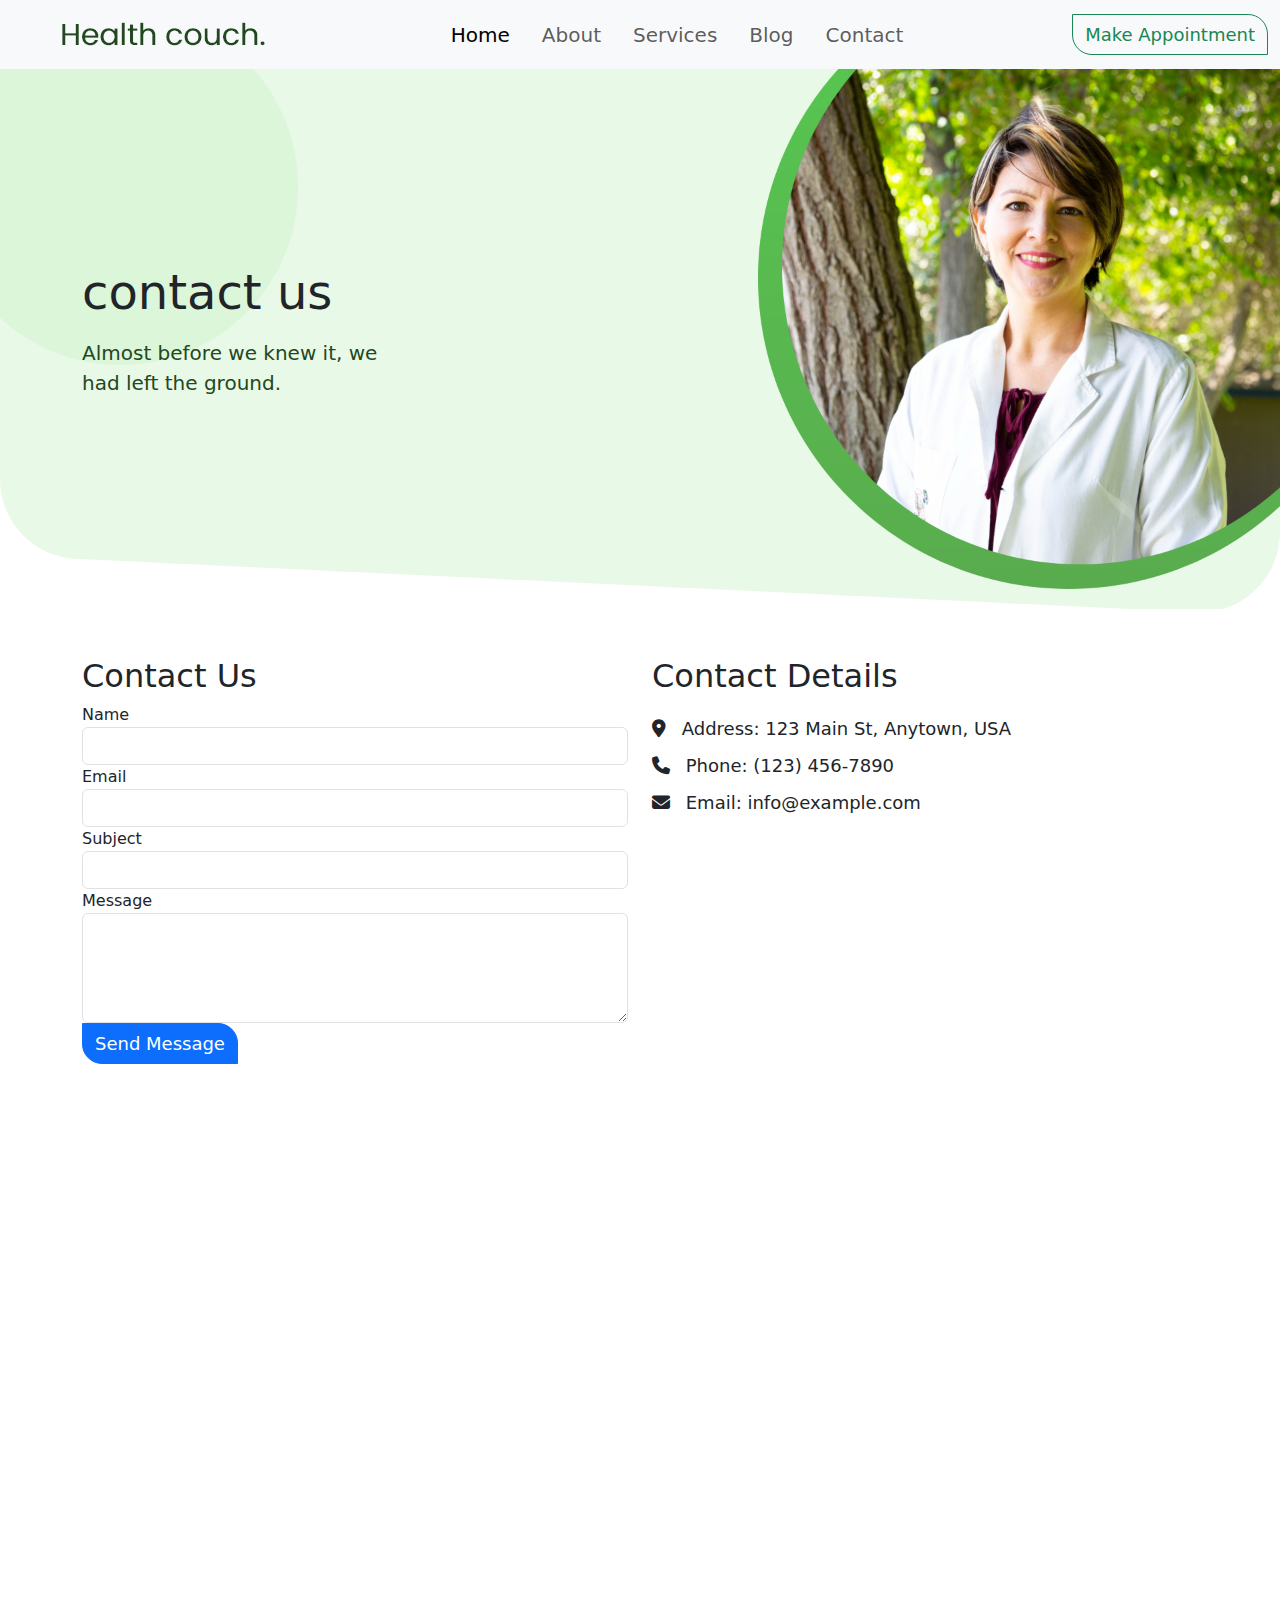
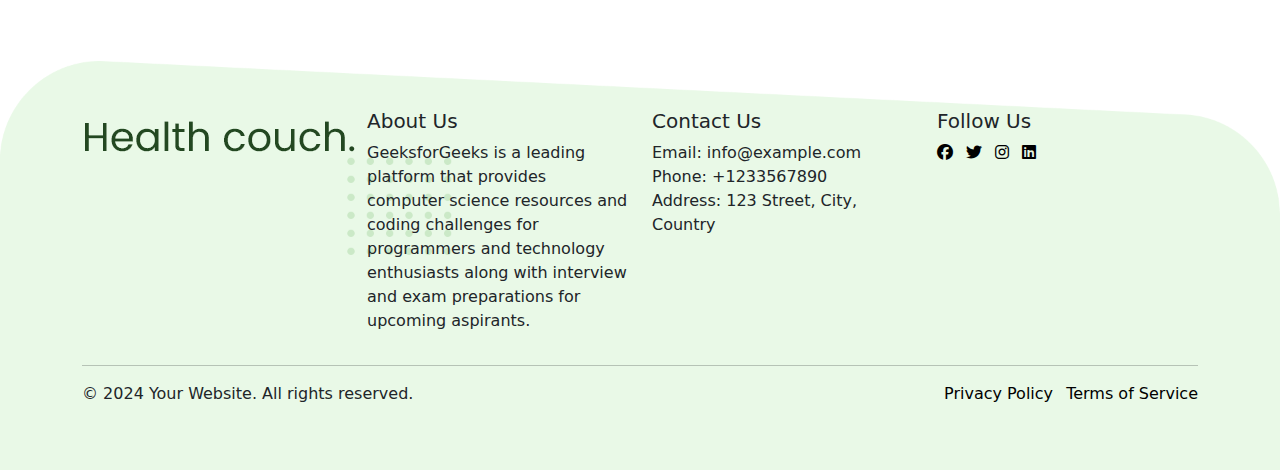
<file: contact.html>
<!DOCTYPE html>
<html lang="en">
<head>
    <meta charset="UTF-8">
    <meta name="viewport" content="width=device-width, initial-scale=1.0">
    <title>contact us</title>
    <link
      href="https://cdn.jsdelivr.net/npm/bootstrap@5.3.3/dist/css/bootstrap.min.css"
      rel="stylesheet"
      integrity="sha384-QWTKZyjpPEjISv5WaRU9OFeRpok6YctnYmDr5pNlyT2bRjXh0JMhjY6hW+ALEwIH"
      crossorigin="anonymous"
    />

    <link
      rel="stylesheet"
      href="https://cdnjs.cloudflare.com/ajax/libs/font-awesome/6.5.2/css/all.min.css"
    />

    <link rel="stylesheet" href="main.css" />

</head>
<body>
    <header>
        <nav class="navbar navbar-expand-lg navbar-light bg-light display-block">
          <div class="container-fluid">
            <a class="navbar-brand ms-lg-5" href="#"><img src="img/logo.png" alt="logo"/></a>
            <button
              class="navbar-toggler"
              type="button"
              data-bs-toggle="collapse"
              data-bs-target="#navbarSupportedContent"
              aria-controls="navbarSupportedContent"
              aria-expanded="false"
              aria-label="Toggle navigation"
            >
              <span class="navbar-toggler-icon"></span>
            </button>
            <div class="collapse navbar-collapse" id="navbarSupportedContent">
              <ul class="navbar-nav me-auto mb-2 mb-lg-0 mx-auto fs-5">
                <li class="nav-item">
                  <a class="nav-link active" aria-current="page" href="./index.html">Home</a>
                </li>
                <li class="nav-item ms-3">
                  <a class="nav-link" href="./about.html">About</a>
                </li>
                <li class="nav-item ms-3">
                  <a class="nav-link" href="service.html">Services</a>
                </li>
                <li class="nav-item ms-3">
                  <a class="nav-link" href="blog.html">Blog</a>
                </li>
                <!-- <li class="nav-item ms-3 dropdown">
                  <a
                    class="nav-link dropdown-toggle"
                    href="#"
                    id="navbarDropdown"
                    role="button"
                    data-bs-toggle="dropdown"
                    aria-expanded="false"
                  >
                    Blog
                  </a>
                  <ul class="dropdown-menu" aria-labelledby="navbarDropdown">
                    <li><a class="dropdown-item" href="#">Blog</a></li>
                    <li><a class="dropdown-item" href="#">Blog Deatails</a></li>
                    <li><a class="dropdown-item" href="#">Elements</a></li>
                  </ul>
                </li> -->
                
                <li class="nav-item ms-3">
                  <a class="nav-link" href="contact.html">Contact</a>
                </li>
              </ul>
              <button class="btn btn-outline-success" type="submit">
                Make Appointment
              </button>
            </div>
          </div>
        </nav>
      </header>




      <div class="banner">
        <div class="container">
            <h1 class="banner-heading">contact us</h1>
            <p class="banner-paragraph">Almost before we knew it, we<br> had left the ground.</p>

        </div>
    </div>



    <div class="container mt-5">
        <div class="row">
            <div class="col-md-6">
                <h2>Contact Us</h2>
                <form>
                    <div class="form-group">
                        <label for="name">Name</label>
                        <input type="text" class="form-control" id="name" required>
                    </div>
                    <div class="form-group">
                        <label for="email">Email</label>
                        <input type="email" class="form-control" id="email" required>
                    </div>
                    <div class="form-group">
                        <label for="subject">Subject</label>
                        <input type="text" class="form-control" id="subject" required>
                    </div>
                    <div class="form-group">
                        <label for="message">Message</label>
                        <textarea class="form-control" id="message" rows="4" required></textarea>
                    </div>
                    <button type="submit" class="btn btn-primary">Send Message</button>
                </form>
            </div>
            <div class="col-md-6">
                <h2>Contact Details</h2>
                <div class="contact-info">
                    <p><i class="fas fa-map-marker-alt"></i> Address: 123 Main St, Anytown, USA</p>
                    <p><i class="fas fa-phone"></i> Phone: (123) 456-7890</p>
                    <p><i class="fas fa-envelope"></i> Email: info@example.com</p>
                </div>
            </div>
        </div>
    </div>



    <div class="ratio ratio-21x9 mt-5">
      <iframe src="https://www.google.com/maps/embed?pb=!1m18!1m12!1m3!1d117996.95037632967!2d-74.05953969406828!3d40.75468158321536!2m3!1f0!2f0!3f0!3m2!1i1024!2i768!4f13.1!3m3!1m2!1s0x89c2588f046ee661%3A0xa0b3281fcecc08c!2sManhattan%2C%20Nowy%20Jork%2C%20Stany%20Zjednoczone!5e1!3m2!1spl!2spl!4v1672242444695!5m2!1spl!2spl" allowfullscreen="" loading="lazy" referrerpolicy="no-referrer-when-downgrade"></iframe>
    </div>









<footer class="footer p-5"> 
    <div class="container"> 
        <div class="row"> 
            <div class="col-md-3"> 
              <div class="footer-logo">
                <img src="img/logo2_footer.png" alt="">
              </div>
              
            </div> 
            <div class="col-md-3"> 
                <h5>About Us</h5> 
                <p> 
                    GeeksforGeeks is a leading platform that provides 
                    computer science resources and coding challenges for 
                    programmers and technology enthusiasts along with 
                    interview and exam preparations for upcoming aspirants. 
                </p> 
            </div> 
            <div class="col-md-3"> 
                <h5>Contact Us</h5> 
                <ul class="list-unstyled"> 
                    <li>Email: info@example.com</li> 
                    <li>Phone: +1233567890</li> 
                    <li>Address: 123 Street, City, Country</li> 
                </ul> 
            </div> 
            <div class="col-md-3"> 
                <h5>Follow Us</h5> 
                <ul class="list-inline footer-links"> 
                    <li class="list-inline-item"> 
                      <a href="#"> 
                            <i class="fab fa-facebook"></i> 
                      </a> 
                      </li> 
                    <li class="list-inline-item"> 
                      <a href="#"> 
                            <i class="fab fa-twitter"></i> 
                      </a> 
                    </li> 
                    <li class="list-inline-item"> 
                      <a href="#"> 
                            <i class="fab fa-instagram"></i> 
                      </a> 
                    </li> 
                    <li class="list-inline-item"> 
                      <a href="#"> 
                            <i class="fab fa-linkedin"></i> 
                      </a> 
                    </li> 
                </ul> 
            </div> 
        </div> 
        <hr> 
        <div class="row"> 
            <div class="col-md-6"> 
                <p>© 2024 Your Website. All rights reserved.</p> 
            </div> 
            <div class="col-md-6 text-end footer-bottomarea"> 
                <ul class="list-inline footer-links"> 
                    <li class="list-inline-item"> 
                        <a href="#"> 
                            Privacy Policy 
                        </a> 
                    </li> 
                    <li class="list-inline-item"> 
                        <a href="#"> 
                            Terms of Service 
                        </a> 
                    </li> 
                </ul> 
            </div> 
        </div> 
    </div> 
</footer> 


    <script src="https://code.jquery.com/jquery-3.5.1.slim.min.js"></script>
    <script src="https://cdn.jsdelivr.net/npm/bootstrap@4.5.2/dist/js/bootstrap.bundle.min.js"></script>

</body>
</html>
</file>
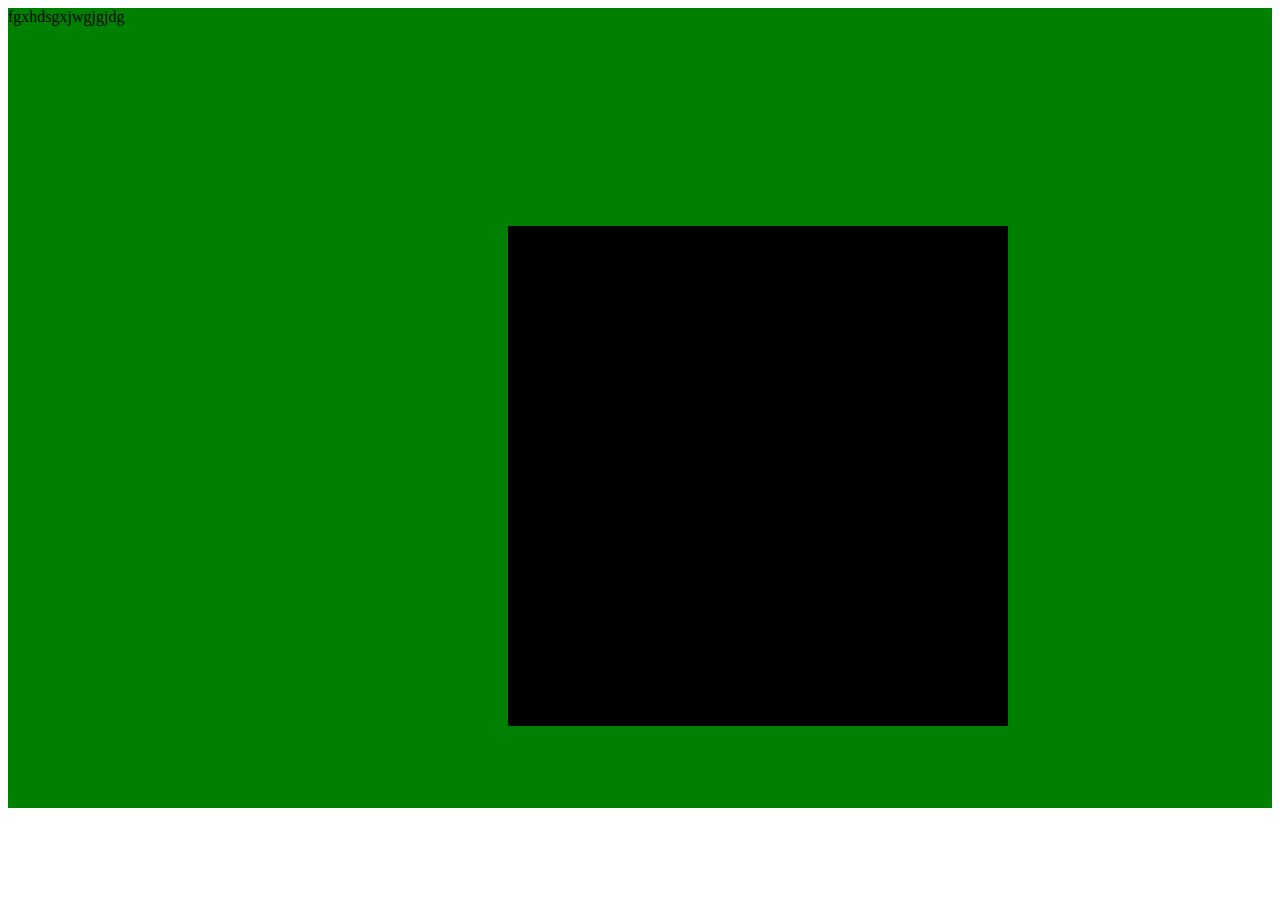
<file: media.html>
<!DOCTYPE html>
<html lang="en">
<head>
    <meta charset="UTF-8">
    <meta name="viewport" content="width=device-width, initial-scale=1.0">
    <title>Document</title>
</head>
<style>
    .box{
      width: 100%;
      height: 800px;
      background-color: green;

    }
    .box1{
      width: 500px;
      height: 500px;
      margin-left: 500px;
      margin-top: 200px;
      background-color: black;
    }

    @media only screen and (max-width:700px){
        .box{
            background-color: red;
            color: white;
        }
        
    }
      
      
  </style>
<body>
    <div class="box">
        fgxhdsgxjwgjgjdg
        <div class="box1"></div>
    </div>
</body>
</html>
</file>
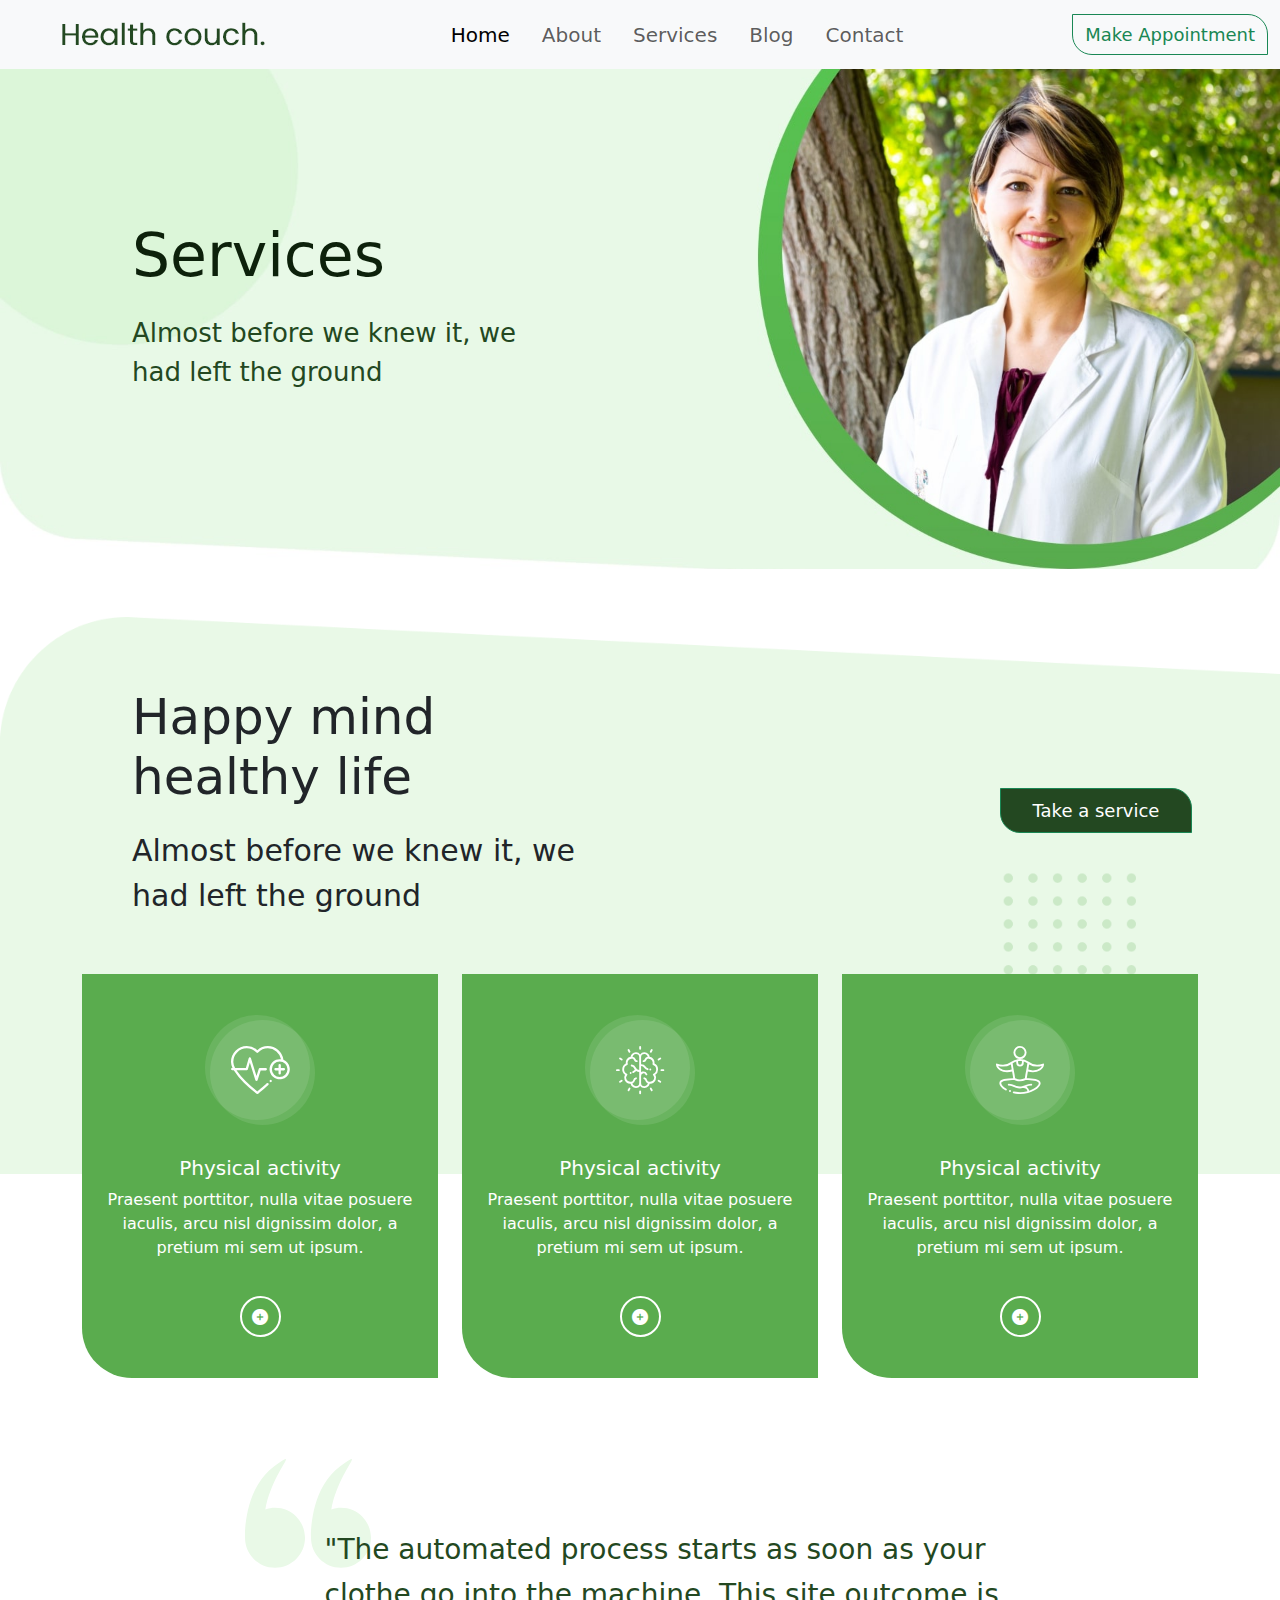
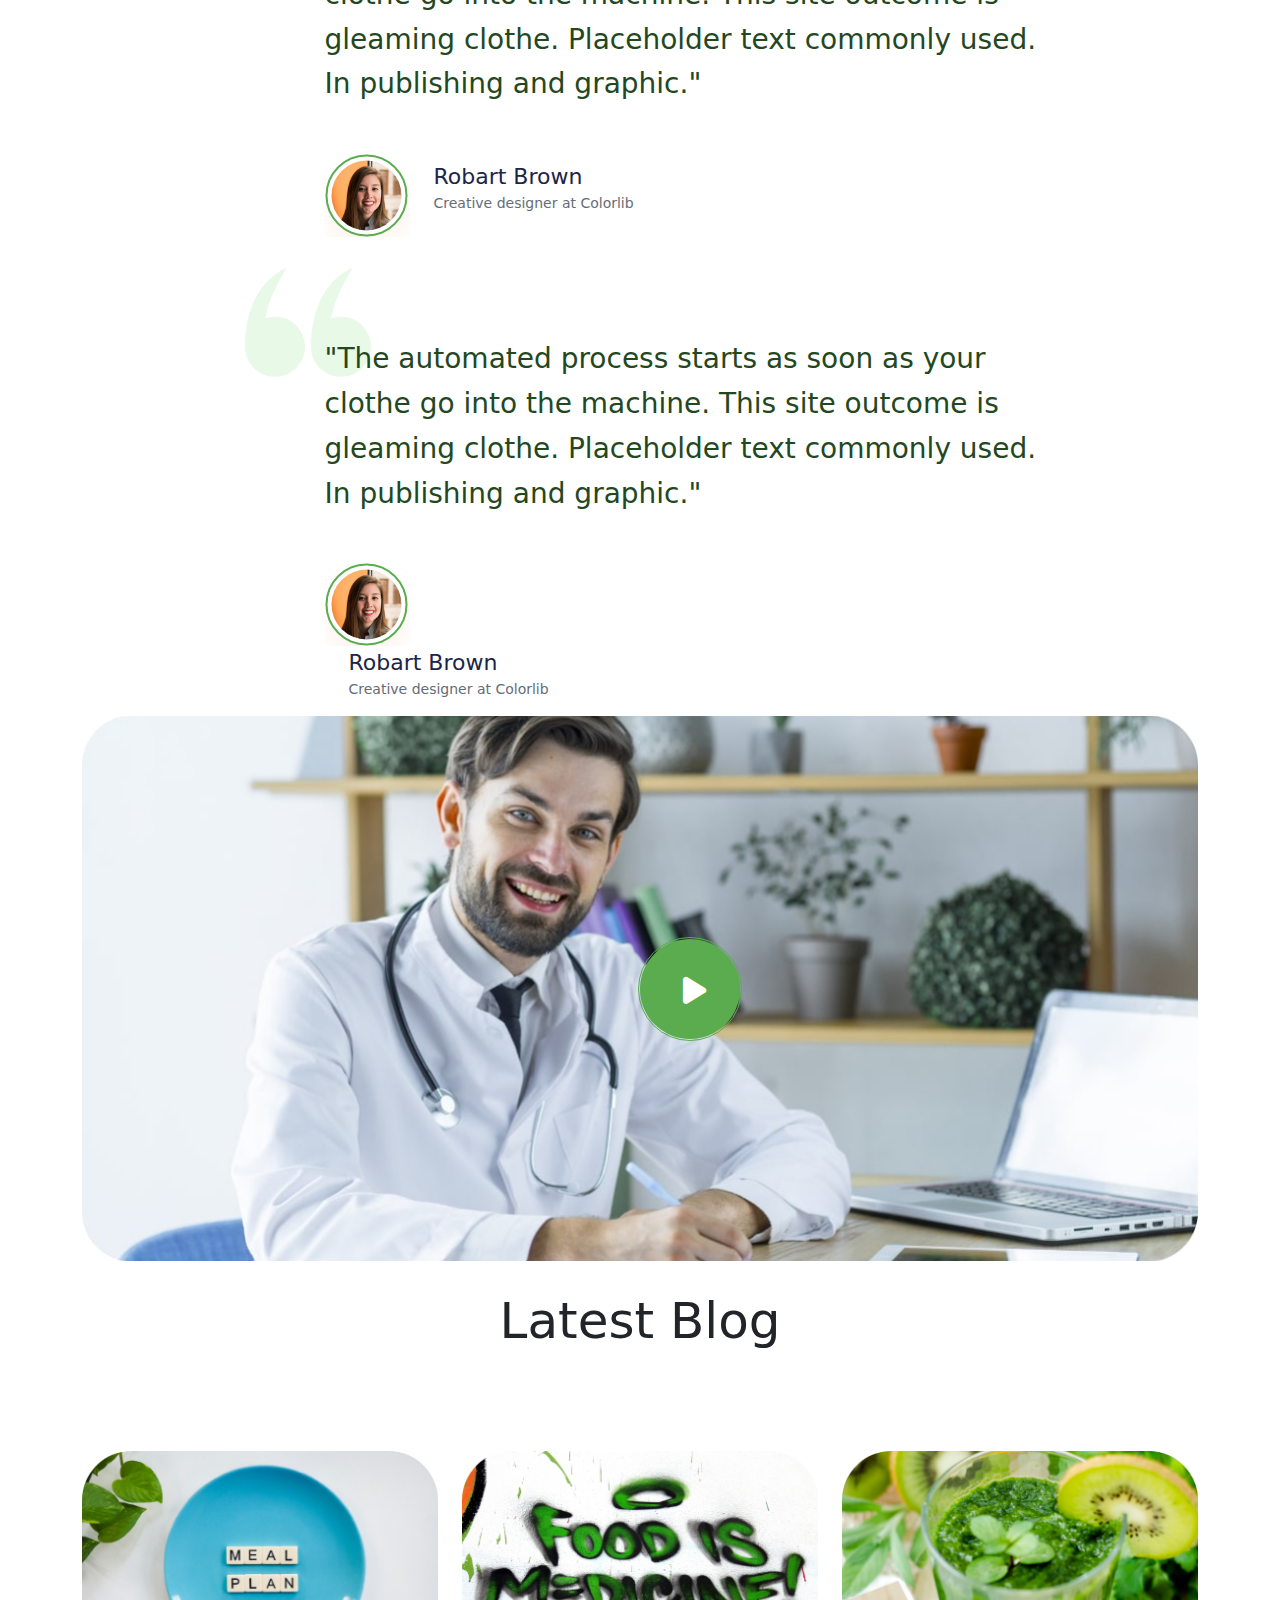
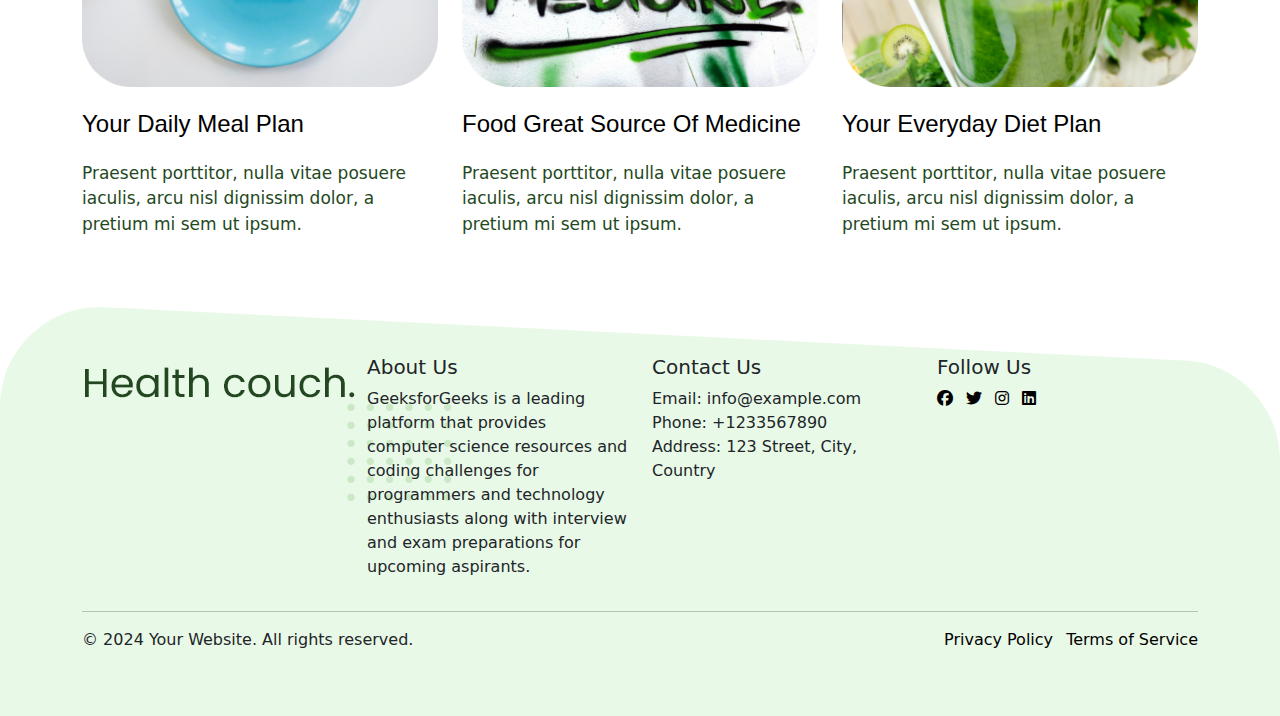
<file: service.html>
<!DOCTYPE html>
<html lang="en">
<head>
    <meta charset="UTF-8">
    <meta name="viewport" content="width=device-width, initial-scale=1.0">
    <title>Document</title>

    <link
      href="https://cdn.jsdelivr.net/npm/bootstrap@5.3.3/dist/css/bootstrap.min.css"
      rel="stylesheet"
      integrity="sha384-QWTKZyjpPEjISv5WaRU9OFeRpok6YctnYmDr5pNlyT2bRjXh0JMhjY6hW+ALEwIH"
      crossorigin="anonymous"
    />

    <link
      rel="stylesheet"
      href="https://cdnjs.cloudflare.com/ajax/libs/font-awesome/6.5.2/css/all.min.css"
    />

    <link rel="stylesheet" href="main.css" />
</head>
<body>
    
    <header>
        <nav class="navbar navbar-expand-lg navbar-light bg-light display-block">
          <div class="container-fluid">
            <a class="navbar-brand ms-lg-5" href="#"><img src="img/logo.png" alt="logo"/></a>
            <button
              class="navbar-toggler"
              type="button"
              data-bs-toggle="collapse"
              data-bs-target="#navbarSupportedContent"
              aria-controls="navbarSupportedContent"
              aria-expanded="false"
              aria-label="Toggle navigation"
            >
              <span class="navbar-toggler-icon"></span>
            </button>
            <div class="collapse navbar-collapse" id="navbarSupportedContent">
              <ul class="navbar-nav me-auto mb-2 mb-lg-0 mx-auto fs-5">
                <li class="nav-item">
                  <a class="nav-link active" aria-current="page" href="./index.html">Home</a>
                </li>
                <li class="nav-item ms-3">
                  <a class="nav-link" href="./about.html">About</a>
                </li>

                <li class="nav-item ms-3">
                  <a class="nav-link" href="service.html">Services</a>
                </li>

                <li class="nav-item ms-3">
                  <a class="nav-link" href="blog.html">Blog</a>
                </li>

                <!-- <li class="nav-item ms-3 dropdown">
                  <a
                    class="nav-link dropdown-toggle"
                    href="#"
                    id="navbarDropdown"
                    role="button"
                    data-bs-toggle="dropdown"
                    aria-expanded="false"
                  >
                    Blog
                  </a>
                  <ul class="dropdown-menu" aria-labelledby="navbarDropdown">
                    <li><a class="dropdown-item" href="#">Blog</a></li>
                    <li><a class="dropdown-item" href="#">Blog Deatails</a></li>
                    <li><a class="dropdown-item" href="#">Elements</a></li>
                  </ul>
                </li> -->
                
                <li class="nav-item ms-3">
                  <a class="nav-link" href="contact.html">Contact</a>
                </li>
              </ul>
              <button class="btn btn-outline-success" type="submit">
                Make Appointment
              </button>
            </div>
          </div>
        </nav>
      </header>

      <!--? Slider Area Start-->
      <div class="slider-area slider-area2">
        <div class="slider-active dot-style">
            <!-- Slider Single -->
            <div class="single-slider  d-flex align-items-center slider-height2">
                <div class="container">
                    <div class="row align-items-center">
                        <div class="col-xl-7 col-lg-8 col-md-10 ">
                         <div class="hero-wrapper">
                            <div class="hero__caption">
                                <h1 data-animation="fadeInUp" data-delay=".3s">Services</h1>
                                <p data-animation="fadeInUp" data-delay=".6s">Almost before we knew it, we<br> had left the ground</p>
                            </div>
                        </div>
                    </div>
                </div>
            </div>
        </div>    
    </div>
</div>

    <section class="service-section service-box">
      <div class="container">
        <div class="Service-content-wrapper">
          <div class="row align-items-center justify-content-between">
            <div class="col-xl-7 col-md-8 col-12">
              <div class="column-content">
                <h5>Happy mind <br />healthy life</h5>
                <p>Almost before we knew it, we <br />had left the ground</p>
              </div>
            </div>
            <div class="col-xl-3 col-md-3 col-12">
              <a href="#" class="btn service-btn align-items-center">
                <button
                  type="button"
                  class="btn btn-outline-success btn-lg"
                  style="width: 12rem"
                >
                  Take a service
                </button>
              </a>
            </div>
          </div>
        </div>
      </div>
    </section>

    <div class="service-area">
      <div class="container">
        <div class="row">
          <div class="col-lg-4 col-md-6 col-12">
            <div class="single-cat text-center mb-50">
              <div class="cat-icon">
                <img src="./img/services1.svg" alt="service1" />
              </div>
              <div class="cat-cap mt-3">
                <a href="#"><h5>Physical activity</h5></a>
                <p>
                  Praesent porttitor, nulla vitae posuere <br />
                  iaculis, arcu nisl dignissim dolor, a <br />pretium mi sem ut
                  ipsum.
                </p>
                <a href="#" class="plus-btn"
                  ><i class="fa-solid fa-circle-plus"></i
                ></a>
              </div>
            </div>
          </div>

          <div class="col-lg-4 col-md-6 col-12">
            <div class="single-cat text-center mb-50">
              <div class="cat-icon">
                <img src="./img/services2.svg" alt="service1" />
              </div>
              <div class="cat-cap">
                <a href="#"><h5>Physical activity</h5></a>
                <p>
                  Praesent porttitor, nulla vitae posuere <br />
                  iaculis, arcu nisl dignissim dolor, a <br />pretium mi sem ut
                  ipsum.
                </p>
                <a href="#" class="plus-btn"
                  ><i class="fa-solid fa-circle-plus"></i
                ></a>
              </div>
            </div>
          </div>

          <div class="col-lg-4 col-md-6 col-12">
            <div class="single-cat text-center mb-50">
              <div class="cat-icon">
                <img src="./img/services3.svg" alt="service1" />
              </div>
              <div class="cat-cap mt-3">
                <a href="#"><h5>Physical activity</h5></a>
                <p>
                  Praesent porttitor, nulla vitae posuere <br />
                  iaculis, arcu nisl dignissim dolor, a <br />pretium mi sem ut
                  ipsum.
                </p>
                <a href="#" class="plus-btn"
                  ><i class="fa-solid fa-circle-plus"></i
                ></a>
              </div>
            </div>
          </div>
        </div>
      </div>
    </div>

    <section class="testimonial-area testimonial-padding fix">
      <div class="container">
        <div class="row align-items-center justify-content-center">
          <div class="col-lg-9">
            <div class="about-caption">
              <div class="h1-testimonial-active dot-style">
                <!-- Single Testimonial -->
                <div class="single-testimonial position-relative">
                  <div class="testimonial-caption">
                    <img
                      src="./img/quotes-sign.png"
                      class="quotes-sign"
                      alt=""
                    />
                    <p>
                      "The automated process starts as soon as your clothe go
                      into the machine. This site outcome is gleaming clothe.
                      Placeholder text commonly used. In publishing and
                      graphic."
                    </p>
                  </div>
                  <!-- founder -->
                  <div class="testimonial-founder d-flex align-items-center">
                    <div class="founder-image">
                      <img src="./img/testimonial.png" alt="" />
                    </div>

                    <div class="founder-text">
                      <span>Robart Brown</span>
                      <p>Creative designer at Colorlib</p>
                    </div>
                  </div>
                </div>
                <!-- Single Testimonial -->

                <div class="single-testimonial position-relative">
                  <div class="testimonial-caption">
                    <img
                      src="./img/quotes-sign.png"
                      class="quotes-sign"
                      alt=""
                    />
                    <p>
                      "The automated process starts as soon as your clothe go
                      into the machine. This site outcome is gleaming clothe.
                      Placeholder text commonly used. In publishing and
                      graphic."
                    </p>
                  </div>
                  <!-- founder -->
                  <div class="testimonial-founder">
                    <div class="founder-image">
                      <img src="./img/testimonial.png" alt="" />
                    </div>

                    <div class="founder-text">
                      <span>Robart Brown</span>
                      <p>Creative designer at Colorlib</p>
                    </div>
                  </div>
                </div>
              </div>
            </div>
          </div>
        </div>
      </div>
    </section>


    <div class="container">
      <div class="video-area d-flex align-items-center">
        <div class="video-wrap position-relative">
            <div class="video-icon">
                  <a href="https://www.youtube.com/watch?v=up68UAfH0d0" class="popup-video btn-icon"><i class="fas fa-play"></i></a>
            </div>
        </div>
      </div>
    </div>

    <section class="home-blog-area section-padding30">
      <div class="container">
        <div class="row justify-content-center">
          <div class="col-lg-7 col-md-9 col-10">
            <div class="section-title text-center mb100">
              <h2>Latest Blog</h2>
            </div>
          </div>
        </div>

        <div class="row align-items-center">
            <div class="col-lg-4 col-md-6 col-12">
              <div class="home-blog-single mb-40">
                <div class="blog-img-cap">
                  <div class="blog-img">
                    <img src="./img/blog1.png" alt="blog1">
                  </div>
                  <div class="blog-cap">
                    <h3><a href="#">Your Daily Meal Plan</a></h3>
                    <p>Praesent porttitor, nulla vitae posuere iaculis, arcu nisl dignissim dolor, a pretium mi sem ut ipsum.</p>
                  </div>
                </div>
              </div>

            </div>

            <div class="col-lg-4 col-md-6 col-12">
              <div class="home-blog-single mb-40">
                <div class="blog-img-cap">
                  <div class="blog-img">
                    <img src="./img/blog2.png" alt="blog1">
                  </div>
                  <div class="blog-cap">
                    <h3><a href="#">Food Great Source Of Medicine</a></h3>
                    <p>Praesent porttitor, nulla vitae posuere iaculis, arcu nisl dignissim dolor, a pretium mi sem ut ipsum.</p>
                  </div>
                </div>
              </div>

            </div>

            <div class="col-lg-4 col-md-6 col-12">
              <div class="home-blog-single mb-40">
                <div class="blog-img-cap">
                  <div class="blog-img">
                    <img src="./img/blog3.png" alt="blog1">
                  </div>
                  <div class="blog-cap">
                    <h3><a href="#">Your Everyday Diet Plan</a></h3>
                    <p>Praesent porttitor, nulla vitae posuere iaculis, arcu nisl dignissim dolor, a pretium mi sem ut ipsum.</p>
                  </div>
                </div>
              </div>

            </div>

        </div>
      </div>
    </section>

    

  <!-- footer area -->


  <footer class="footer p-5"> 
    <div class="container"> 
        <div class="row"> 
            <div class="col-md-3"> 
              <div class="footer-logo">
                <img src="img/logo2_footer.png" alt="">
              </div>
              
            </div> 
            <div class="col-md-3"> 
                <h5>About Us</h5> 
                <p> 
                    GeeksforGeeks is a leading platform that provides 
                    computer science resources and coding challenges for 
                    programmers and technology enthusiasts along with 
                    interview and exam preparations for upcoming aspirants. 
                </p> 
            </div> 
            <div class="col-md-3"> 
                <h5>Contact Us</h5> 
                <ul class="list-unstyled"> 
                    <li>Email: info@example.com</li> 
                    <li>Phone: +1233567890</li> 
                    <li>Address: 123 Street, City, Country</li> 
                </ul> 
            </div> 
            <div class="col-md-3"> 
                <h5>Follow Us</h5> 
                <ul class="list-inline footer-links"> 
                    <li class="list-inline-item"> 
                      <a href="#"> 
                            <i class="fab fa-facebook"></i> 
                      </a> 
                      </li> 
                    <li class="list-inline-item"> 
                      <a href="#"> 
                            <i class="fab fa-twitter"></i> 
                      </a> 
                    </li> 
                    <li class="list-inline-item"> 
                      <a href="#"> 
                            <i class="fab fa-instagram"></i> 
                      </a> 
                    </li> 
                    <li class="list-inline-item"> 
                      <a href="#"> 
                            <i class="fab fa-linkedin"></i> 
                      </a> 
                    </li> 
                </ul> 
            </div> 
        </div> 
        <hr> 
        <div class="row"> 
            <div class="col-md-6"> 
                <p>© 2024 Your Website. All rights reserved.</p> 
            </div> 
            <div class="col-md-6 text-end footer-bottomarea"> 
                <ul class="list-inline footer-links"> 
                    <li class="list-inline-item"> 
                        <a href="#"> 
                            Privacy Policy 
                        </a> 
                    </li> 
                    <li class="list-inline-item"> 
                        <a href="#"> 
                            Terms of Service 
                        </a> 
                    </li> 
                </ul> 
            </div> 
        </div> 
    </div> 
</footer> 

  


</body>
</html>
</file>
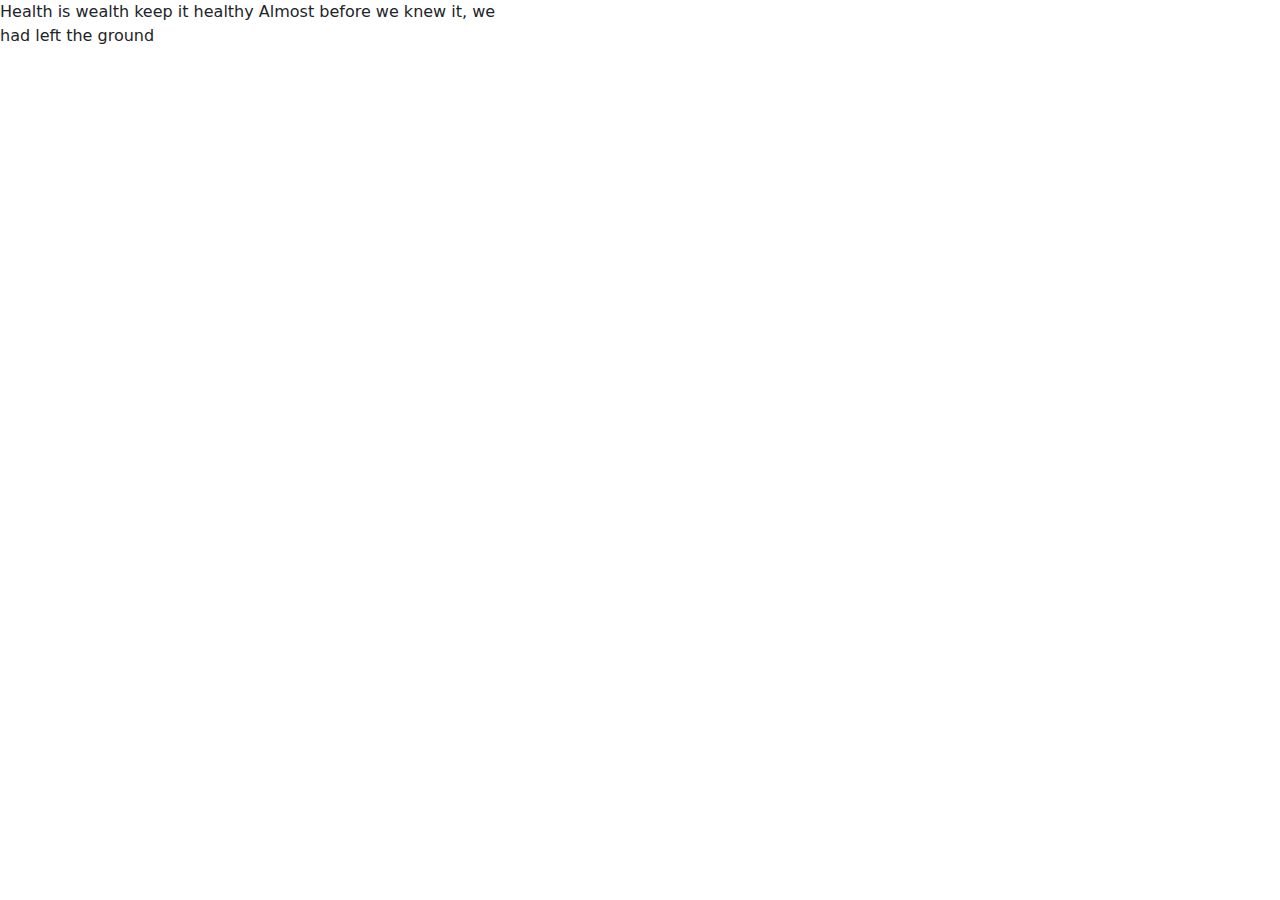
<file: try.html>
<!DOCTYPE html>
<html lang="en">
<head>
    <meta charset="UTF-8">
    <meta name="viewport" content="width=device-width, initial-scale=1.0">
    <title>Document</title>
    <link href="https://cdn.jsdelivr.net/npm/bootstrap@5.3.3/dist/css/bootstrap.min.css" rel="stylesheet" integrity="sha384-QWTKZyjpPEjISv5WaRU9OFeRpok6YctnYmDr5pNlyT2bRjXh0JMhjY6hW+ALEwIH" crossorigin="anonymous">

    <link rel="stylesheet" href="https://cdn.jsdelivr.net/npm/bootstrap-icons@1.11.1/font/bootstrap-icons.css">

    
</head>
<body>
    Health is wealth keep it healthy
    Almost before we knew it, we<br />
                      had left the ground

</body>
</html>
</file>
<file: main.css>
*body{
    overflow-x: hidden; 
    margin: 0;
    padding: 0;
}
.btn{
    border-radius: 0 20px 0 20px;font-size: large;
    
}
.nav-link:hover{
    color: green;
    font-weight: 600;
}
/* .hero{
    
    position: relative;
    background-image: url(../img/hero.png);
    background-repeat: no-repeat;
    background-position: center center;
    background-size: cover

} */
.about-info h2{
    font-size: 3.5rem;
    font-weight: 300;
    justify-content: center; 

    
}
.about-info p{
    font-size: 2rem;
    font-weight: 300;
}
.about{
    margin-top: 4rem;
}

.slider-height {
    height: 800px
}

.mb-50{
    margin-bottom: 50px;
}
.section-padding30{
    padding: 30px;
}
.mb100{
    margin-bottom: 100px;
}
.mb-40{
    margin-bottom: 40px;
}
.mt-30{
    margin-top: 30px;
}
.pt-50{
    padding-top: 50px;
}
.mb-35{
    margin-bottom: 35px;
}



.slider-area{position:relative;background-image:url('./img/hero.jpg');background-repeat:no-repeat;background-position:center center;background-size:cover}@media only screen and (min-width: 576px) and (max-width: 767px){.slider-area .hero-wrapper{margin-top:-50px}}@media (max-width: 575px){.slider-area .hero-wrapper{margin-top:-20px}}

.slider-area .hero__caption{overflow:hidden;position:relative}@media only screen and (min-width: 1200px) and (max-width: 1360px){.slider-area .hero__caption{margin-left:50px}}@media only screen and (min-width: 992px) and (max-width: 1199px){.slider-area .hero__caption{margin-left:50px}}@media only screen and (min-width: 768px) and (max-width: 991px){.slider-area .hero__caption{margin-left:50px}}@media (max-width: 575px){.slider-area .hero__caption{margin-top:17px}}
.slider-area .hero__caption span{display:inline-block;font-size:18px;color:#222222;text-transform:normal;margin-bottom:20px}

.slider-area .hero__caption h1{font-size:70px;font-weight:300;color:#0D210B;line-height:1.2;margin-bottom:23px;overflow:hidden}@media only screen and (min-width: 1200px) and (max-width: 1360px){.slider-area .hero__caption h1{font-size:60px}}@media only screen and (min-width: 992px) and (max-width: 1199px){.slider-area .hero__caption h1{font-size:55px;line-height:1.2}}@media only screen and (min-width: 768px) and (max-width: 991px){.slider-area .hero__caption h1{font-size:50px;line-height:1.2}}@media only screen and (min-width: 576px) and (max-width: 767px){.slider-area .hero__caption h1{font-size:29px}}@media (max-width: 575px){.slider-area .hero__caption h1{font-size:33px;line-height:1.4}}

.slider-area .hero__caption p{margin-bottom:30px;color:#234821;overflow:hidden;font-size:26px;font-weight:300;line-height:1.5}@media only screen and (min-width: 768px) and (max-width: 991px){.slider-area .hero__caption p{padding-right:0px}}@media (max-width: 575px){.slider-area .hero__caption p{padding-right:0px;font-size:18px}}

.slider-area .dot-style .slick-dots{text-align:left;bottom:0;position:absolute;top:63%;left:7%}@media only screen and (min-width: 1200px) and (max-width: 1600px){.slider-area .dot-style .slick-dots{left:3%}}@media only screen and (min-width: 992px) and (max-width: 1199px){.slider-area .dot-style .slick-dots{left:3%}}

.slider-area .dot-style .slick-dots li{display:block}

.slider-area .dot-style .slick-dots .slick-active button{background:#222;height:34px;width:3px}

.slider-area .dot-style .slick-dots button{text-indent:-100000px;height:20px;width:3px;border:0;padding:0;margin-right:10px;cursor:pointer;border-radius:0;margin-bottom:7px;background:#a3a3a3}

.slider-area .video-icon{margin-bottom:50px}@media (max-width: 575px){.slider-area .video-icon{right:27px;bottom:27px}}@media only screen and (min-width: 1200px) and (max-width: 1360px){.slider-area .video-icon{padding-left:50px}}@media only screen and (min-width: 992px) and (max-width: 1199px){.slider-area .video-icon{padding-left:50px}}@media only screen and (min-width: 768px) and (max-width: 991px){.slider-area .video-icon{padding-left:50px}}

.slider-area .video-icon a{background:#5AAC4E;width:60px;height:60px;display:inline-block;text-align:center;line-height:60px;border-radius:50%}

.slider-area .video-icon a i{color:#fff;color:#fff;font-size:16px;position:relative;}@media only screen and (min-width: 576px) and (max-width: 767px){.slider-area .video-icon a{width:50px;height:50px;line-height:50px}}@media (max-width: 575px){.slider-area .video-icon a{width:50px;height:50px;line-height:50px}}

.slider-area .video-icon a.btn-icon{position:relative}

.slider-area .video-icon a.btn-icon::before{content:'';display:inline-block;position:absolute;top:-2px;left:-2px;bottom:-2px;right:-2px;border-radius:inherit;border:1px solid #5AAC4E;-webkit-animation:btnIconRipple 2s cubic-bezier(0.23, 1, 0.32, 1) both infinite;animation:btnIconRipple 2s cubic-bezier(0.23, 1, 0.32, 1) both infinite}@-webkit-keyframes btnIconRipple{0%{border-width:4px;-webkit-transform:scale(1);transform:scale(1)}50%{border-width:1px;-webkit-transform:scale(1.5);transform:scale(1.5)}80%{border-width:1px;-webkit-transform:scale(1.9);transform:scale(1.9)}100%{opacity:0}}

.slider-area .video-icon a.btn-icon:hover{background:#33792a;color:#fff}


.service-box{
    margin-top: 3rem;
    padding-top: 6rem;
    padding-bottom: 15rem;
    background-image: url(img/section_bg01.png);
    background-repeat: no-repeat;
    background-size: cover;
}
@media only screen and (min-width: 768px) and (max-width: 921px) {
    .service-box{padding-top: 63px;margin-top: 70px;}
    
}
@media only screen and (min-width: 992px){
    .service-box{padding-top: 70px;padding-left: 100px;}
}
.service-section .column-content h5{
    font-size: 50px;
    font-weight: 400;
    line-height: 1.2;
    margin-bottom: 21px;
    display: inline-block;

}
.service-section .column-content p{
    font-size: 30px;
    font-weight: 350;
}
.btn button{
    background-color: #234821;
    color: white;
}
.btn button:hover{
    background-color: #5AAC4E;

} 

.service-area{
    margin-top: -200px;
}

.service-area .single-cat{background:#5AAC4E;border-radius:6px;padding:41px 22px;-webkit-transition:.4s;-moz-transition:.4s;-o-transition:.4s;transition:.4s;position:relative;z-index:1;border-radius:0 0 0 50px}

.service-area .single-cat::before{position:absolute;content:"";height:100%;width:0;background:#6dc568;transition:.6s;bottom:0;right:0;z-index:-1;border-radius:0 0 0 50px}

.service-area .single-cat .cat-icon{margin-bottom:31px}
.service-area .single-cat .cat-cap h5>a{font-size:20px;font-weight:500;margin-bottom:21px;display:block;-webkit-transition:.2s;-moz-transition:.2s;-o-transition:.2s;transition:.2s;font-family:"Poppins",sans-serif;color:#fff}@media only screen and (min-width: 576px) and (max-width: 767px){.service-area .single-cat .cat-cap h5>a{font-size:22px}}@media (max-width: 575px){.service-area .single-cat .cat-cap h5>a{font-size:22px}}.service-area .single-cat .cat-cap p{margin-bottom:36px;color:#ffff;font-size:16px;font-weight:300;-webkit-transition:.2s;-moz-transition:.2s;-o-transition:.2s;transition:.2s}@media only screen and (min-width: 576px) and (max-width: 767px){.service-area .single-cat .cat-cap p{font-size:15px}}.service-area .single-cat .cat-cap a{color:#fff;font-size:16px;font-weight:600;-webkit-transition:.2s;-moz-transition:.2s;-o-transition:.2s;transition:.2s}.service-area .single-cat .cat-cap .plus-btn i{width:41px;height:41px;color:#fff;display:inline-block;line-height:38px;border-radius:30px;border:2px solid #fff}.service-area .single-cat:hover::before{width:100%}.service-area .single-cat:hover .cat-icon span{color:#5AAC4E;background:#fff}.service-area .single-cat:hover .cat-cap h5{color:#fff}.service-area .single-cat:hover .cat-cap p{color:#fff}.service-area .single-cat:hover .cat-cap a{color:#fff}.service-area .single-cat:hover .cat-cap .plus-btn i{border:2px solid transparent;background:#fff;color:#000}


.testimonial-area .testimonial-caption{position:relative}

.testimonial-area .testimonial-caption img{position:absolute;top:-69px;left:-80px;z-index:-1}@media (max-width: 575px){.testimonial-area .testimonial-caption img{display:none}}

.testimonial-area .testimonial-caption p{font-size:28px;font-weight:300;color:#234821;line-height:1.6;margin-bottom:46px}@media only screen and (min-width: 992px) and (max-width: 1199px){.testimonial-area .testimonial-caption p{margin-bottom:40px}}@media only screen and (min-width: 576px) and (max-width: 767px){.testimonial-area .testimonial-caption p{width:99%;font-size:20px}}@media (max-width: 575px){.testimonial-area .testimonial-caption p{margin-bottom:33px;font-size:17px}}

.testimonial-area .single-testimonial{padding:100px 10px 0 100px}@media (max-width: 575px){.testimonial-area .single-testimonial{padding:11px 16px 0 18px}}@media only screen and (min-width: 576px) and (max-width: 767px){.testimonial-area .single-testimonial{padding:89px 10px 0 85px}}

.testimonial-area .rattiong-caption span{color:#06080a;font-size:24px;font-weight:500;text-transform:uppercase;font-family:"Poppins",sans-serif}

.testimonial-area .rattiong-caption span span{color:#767676;font-size:16px;text-transform:capitalize;padding-left:15px}

.testimonial-area .founder-text{margin-left:24px}

.testimonial-area .founder-text span{color:#1D2547;font-weight:500;line-height:1.5;font-size:22px}

.testimonial-area .founder-text p{color:#646D77;font-size:14px}@media (max-width: 575px){.testimonial-area .founder-text p{font-size:12px}}@media only screen and (min-width: 576px) and (max-width: 767px){.testimonial-area .founder-text p{font-size:12px}}

.h1-testimonial-active button.slick-arrow{position:absolute;border:0;padding:10px;cursor:pointer;background:none;-webkit-transition:.4s;-moz-transition:.4s;-o-transition:.4s;transition:.4s;right:77px;margin:0 10px;font-size:20px;color:#7de46e;bottom:0px;z-index:1;transform:rotate(-45deg) !important}

.h1-testimonial-active button.slick-arrow:hover{color:#5AAC4E}

.h1-testimonial-active button.slick-next{right:-10px;transform:rotate(45deg) !important}

.h1-testimonial-active.dot-style .slick-dots{bottom:4%;right:41px;position:absolute}

.h1-testimonial-active.dot-style .slick-dots li{display:inline-block}

.h1-testimonial-active.dot-style .slick-dots button{margin-right:7px;cursor:pointer;background:none;color:#000;border:0;font-size:16px;padding:0}

.h1-testimonial-active.dot-style .slick-active button{color:#5AAC4E}

.video-area {height: 545px;justify-content: center;background-image: url('./img/video-bg.jpg');background-size: cover;background-repeat: no-repeat;background-position: center center;border-radius: 20px;}
@media only screen and (min-width:992px) and (max-width: 1199px){.video-area{height: 400px;}}
@media only screen and (min-width:768px) and (max-width: 991px){.video-area{height: 400px;}}
@media only screen and (min-width:576px) and (max-width: 767px){.video-area{height: 400px;}}
@media only screen and (max-width: 575px){.video-area{height: 300px;}}

.video-area .video-icon{position: absolute;right: 0; top: 50%;text-align: center;transform: translateY(-50%);left: 0; margin: 0 auto;}

.video-area .video-icon a{background-color: #5AAC4E;color: white;width: 100px;height: 100px;display: inline-block;text-align: center;line-height: 100px;border-radius:50%;}

.video-area .video-icon a::after{position:absolute;border:70px solid inherit !important;content:"";border-radius:50%;left:-9px;top:-12px;right:0;z-index:0;background:#0000}@media only screen and (min-width: 576px) and (max-width: 767px){.video-area .video-icon a{width:60px;height:60px;line-height:60px}}@media (max-width: 575px){.video-area .video-icon a{width:60px;height:60px;line-height:60px}}

.video-area .video-icon a i{font-size:31px;line-height:1;position:relative;right:-4px;top:8px}

.video-area .video-icon a.btn-icon{position:relative}

.video-area .video-icon a.btn-icon::before{content:'';display:inline-block;position:absolute;top:-2px;left:-2px;bottom:-2px;right:-2px;border-radius:inherit;border:1px solid #5AAC4E;-webkit-animation:btnIconRipple 2s cubic-bezier(0.23, 1, 0.32, 1) both infinite;animation:btnIconRipple 2s cubic-bezier(0.23, 1, 0.32, 1) both infinite}@-webkit-keyframes btnIconRipple{0%{border-width:4px;-webkit-transform:scale(1);transform:scale(1)}50%{border-width:1px;-webkit-transform:scale(1.5);transform:scale(1.5)}80%{border-width:1px;-webkit-transform:scale(1.9);transform:scale(1.9)}100%{opacity:0}} 


.home-blog-area .section-title h2{
    font-size: 50px;
    font-weight: 400;
}

.home-blog-area .home-blog-single{-webkit-transition:.4s;-moz-transition:.4s;-o-transition:.4s;transition:.4s}

.home-blog-area .home-blog-single .blog-img-cap .blog-img{overflow:hidden;position:relative;margin-bottom:20px;}

.home-blog-area .home-blog-single .blog-img-cap .blog-img img{width:100%;-webkit-transform:scale 1;-moz-transform:scale 1;-ms-transform:scale 1;transform:scale 1;transition:all 0.5s ease-out 0s}

.home-blog-area .home-blog-single .blog-img-cap .blog-cap span{color:#0D210B;font-size:16px;margin:0;padding:0;margin-bottom:13px;display:inline-block}

.home-blog-area .home-blog-single .blog-img-cap .blog-cap h3 a{font-size:24px;font-weight:400;line-height:1.4;margin-bottom:20px;font-family:"Poppins",sans-serif;display:block;text-decoration: none;color: #000;}

.home-blog-area .home-blog-single .blog-img-cap .blog-cap h3 a:hover{color:#5AAC4E;text-decoration:underline}@media only screen and (min-width: 768px) and (max-width: 991px){.home-blog-area .home-blog-single .blog-img-cap .blog-cap h3 a{font-size:19px}}@media only screen and (min-width: 576px) and (max-width: 767px){.home-blog-area .home-blog-single .blog-img-cap .blog-cap h3 a{font-size:19px}}@media (max-width: 575px){.home-blog-area .home-blog-single .blog-img-cap .blog-cap h3 a{font-size:19px}}

.home-blog-area .home-blog-single .blog-img-cap .blog-cap p{color:#234821;font-weight:300;font-size:17px}

.home-blog-single:hover .blog-img img{-webkit-transform:scale(1.05);-moz-transform:scale(1.05);-ms-transform:scale(1.05);transform:scale(1.05)}




/* footer section */
 
  
        .footer { 
            background-image: url(./img/footer-bg.png);
            position: relative;
            background-size: cover;
            background-repeat: no-repeat;
            padding-top: 100px;
        
        } 
  
        .footer-content h2 { 
            color: black; 
        } 
  
        .footer-content h5, 
        .footer-content p, 
        .footer-links a { 
            color: black; 
        } 
  
        .footer-links a:hover { 
            text-decoration: underline; 
        } 
  
        .footer hr { 
            background-color: black; 
        } 

        .footer-bottomarea a{
            color: black;
        }
        

        /* about page start */

        .slider-area2{
            height: 500px; 
        }

        @media only screen and (min-width:991px) {

        .slider-area2 .hero__caption{
            padding-top: 150px;
        }
        }
        @media only screen and (min-width:768px) and (max-width:990px){.slider-area2 .hero__caption{padding-top: 100px;}}@media only screen and (min-width:571px) and (max-width:767px){.slider-area2 .hero__caption{padding-top: 100px;}}@media only screen and (max-width:570px){
        .slider-area2 .hero__caption{padding-top: 50px;}}

        .team-area{
            margin-top: 150px;
        }
        .team-area .cat-cap a{
            text-decoration: none;
            color: black;
            position: relative;
            top: 15px;
        }
        .team-area .cat-cap p{
            position: relative;
            top: 10px;
            font-size: 20px;
        }


        /*  blog page css*/

        .banner {
            background-image: url('img/hero.png'); 
            background-size: cover;
            background-position: center;
            height: 540px; /* Fixed height */
            display: flex;
            align-items: center;
        }
        
        .banner-heading {
           
            font-size: 3rem; 
            margin: 0;
        }
        
        .banner-paragraph {
            color: #234821;
            font-size: 1.25rem; 
            margin-top: 1rem; 
        }
        
        
        .post-image {
                    height: 385px;
                    width: 770px;
                    object-fit: cover;
                }
                .sidebar {
                    border-left: 1px solid #ddd;
                    padding-left: 20px;
                }
                .category-item,
                .recent-post-item {
                    padding: 10px;
                    border-bottom: 1px solid #ddd;
                    display: flex;
                    align-items: center; /* Center align items vertically */
                }
                .recent-post-item img {
                    height: 50px; /* Small image height */
                    width: 50px;  /* Small image width */
                    margin-right: 10px; /* Spacing between image and text */
                    object-fit: cover; /* Maintain aspect ratio */
                }
                .tag-cloud {
                    display: flex;
                    flex-wrap: wrap;
                    gap: 5px; /* Space between tags */
                }
                .tag-cloud a {
                    background-color: #f8f9fa;
                    padding: 5px 10px;
                    border-radius: 5px;
                    text-decoration: none; /* Remove underline from links */
                }
                .tag-cloud a:hover {
                    background-color: #58b84f; /* Change background on hover */
                }
                .instagram-feed img {
                    height: 70px; /* Small image height */
                    width: 70px;  /* Small image width */
                    object-fit: cover; /* Maintain aspect ratio */
                    margin-bottom: 5px; /* Space between images */
                }
                .newsletter {
                    margin-top: 20px;
                }
                .newsletter input {
                    margin-bottom: 10px;
                }
                .category-title, .recent-post-title {
                    font-weight: bold;
                    margin-top: 20px;
                }
                ul {
                    list-style-type: disc; /* Default bullet points */
                    padding-left: 20px;    /* Indentation for list */
                }
                a {
                    text-decoration: none; /* Remove underline from links */
                    color: inherit;       /* Ensure text color is inherited */
                }
                a:hover {
                    text-decoration: underline; /* Optional: underline on hover for better UX */
                }


    /*   Contact page css */
    
    .contact-info {
        margin-top: 20px;
    }
    
    .contact-info p {
        font-size: 18px;
        margin: 10px 0;
    }
    
    .contact-info i {
        margin-right: 10px;
    }
</file>
